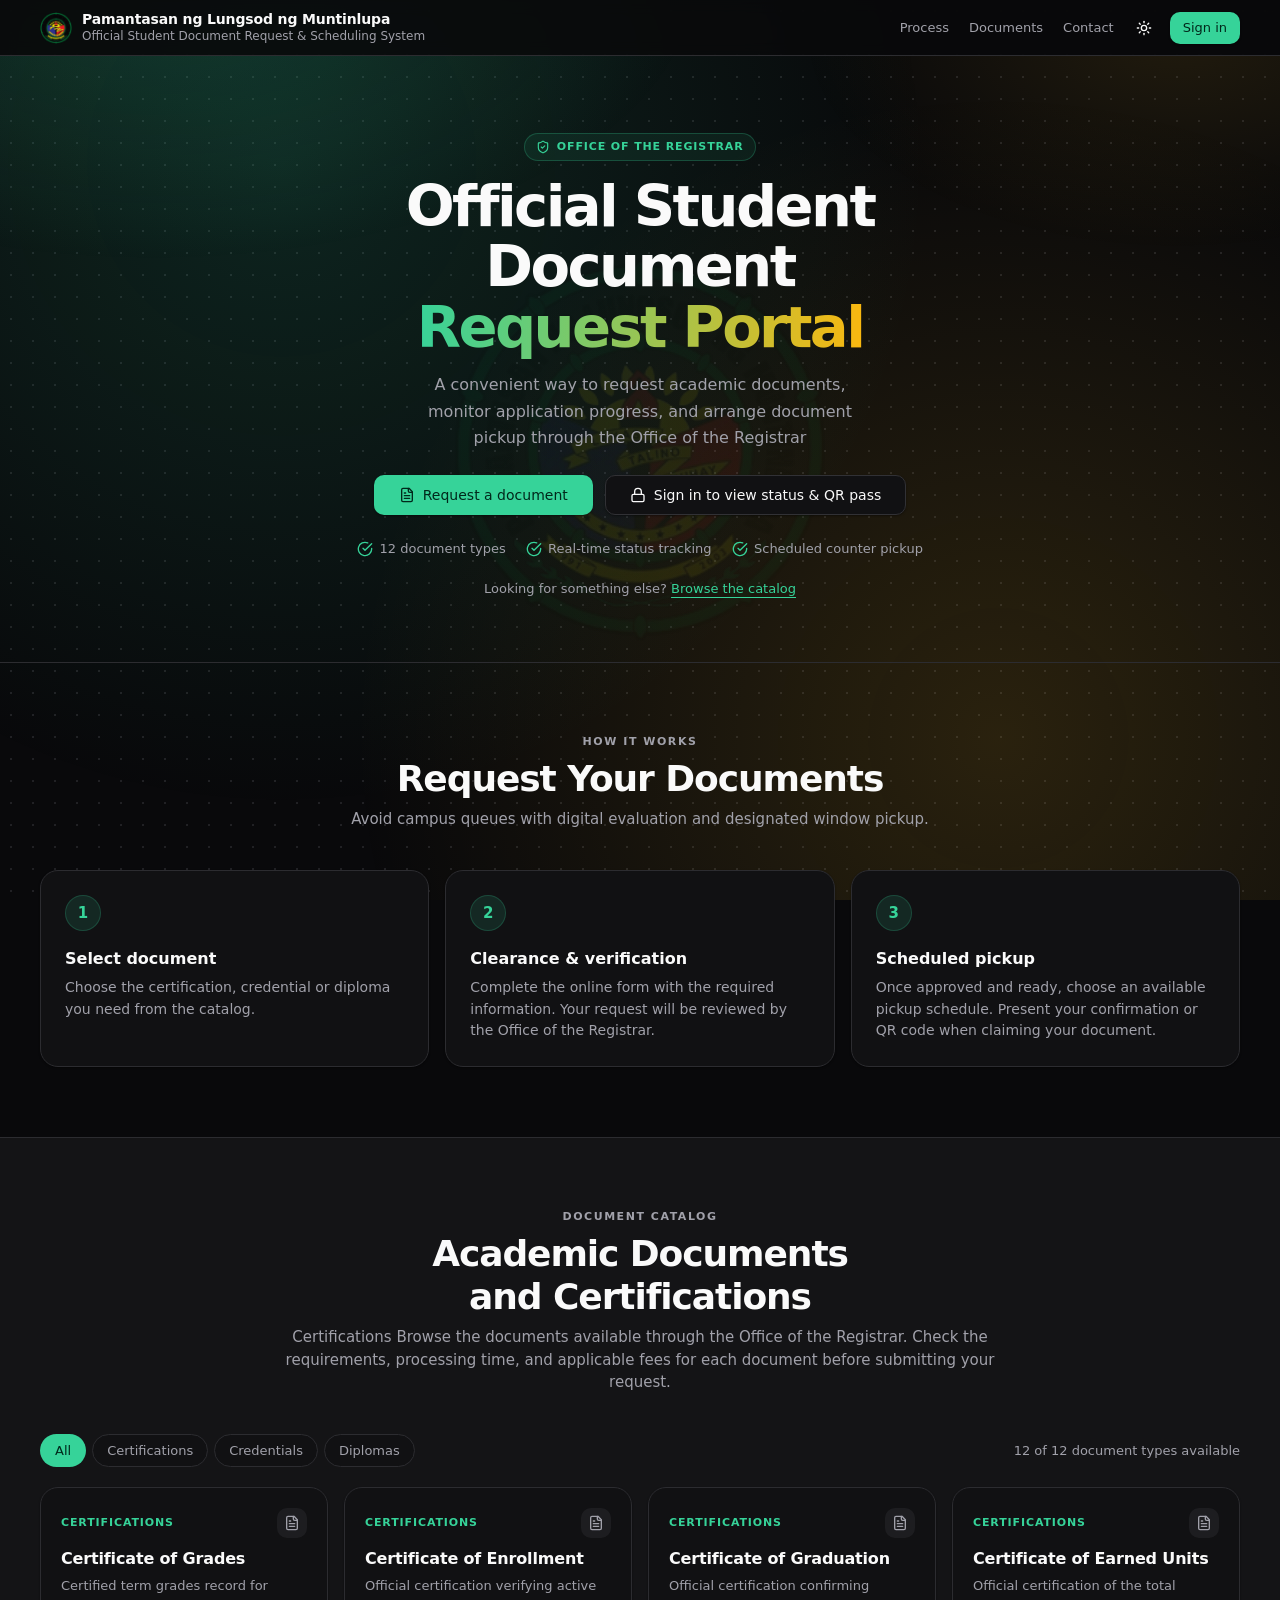
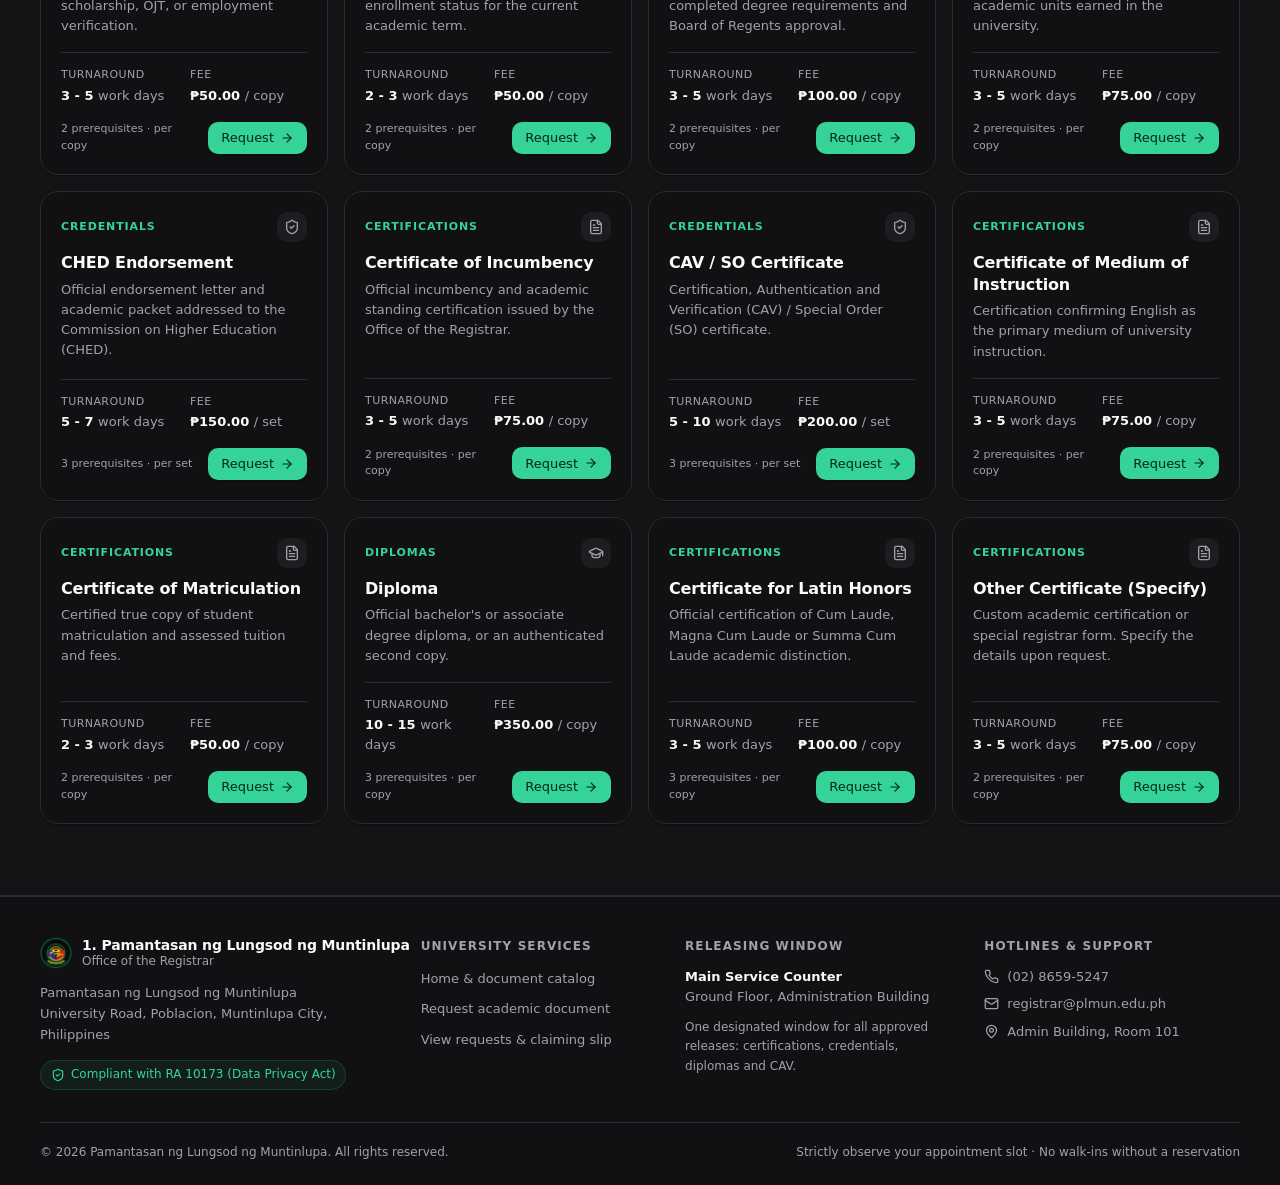
<file: index.html>
<!DOCTYPE html>
<html lang="en">

<head>
  <meta charset="UTF-8">
  <meta name="viewport" content="width=device-width, initial-scale=1">
  <meta name="description" content="Request, track and claim PLMun registrar documents online — certificates, credentials and diplomas with scheduled counter pickup.">
  <title>PLMun Registrar · Document Request System</title>
  <link rel="icon" href="logo.png">
  <script>
    try { document.documentElement.dataset.theme = localStorage.getItem('plmun-theme') || 'dark'; }
    catch (e) { document.documentElement.dataset.theme = 'dark'; }
  </script>
  <link rel="stylesheet" href="style.css">
</head>

<body>
  <div id="printArea" class="print-only" aria-hidden="true"></div>
  <a class="skip" href="#app">Skip to content</a>
  <header class="top" id="nav"></header>
  <main id="app" tabindex="-1"></main>

  <!-- Simulated Gmail invitation modal -->
  <dialog id="mail" aria-labelledby="mailTitle">
    <div class="dialog-header">
      <h2 id="mailTitle">Simulated Gmail inbox</h2>
      <p class="dialog-desc">Demo only — no real email is sent.</p>
    </div>
    <div id="mailBody"></div>
    <div class="dialog-footer">
      <button class="btn btn-outline" type="button" data-act="close">Close</button>
    </div>
  </dialog>

  <!-- Pickup scheduling calendar -->
  <dialog id="sched" class="dialog-wide" aria-labelledby="schedTitle">
    <div class="dialog-header">
      <h2 id="schedTitle">Schedule pickup</h2>
      <p class="dialog-desc" id="schedSubtitle"></p>
    </div>
    <div id="schedBody"></div>
    <div class="dialog-footer">
      <button class="btn btn-outline" type="button" data-act="close">Cancel</button>
      <button class="btn btn-primary" type="button" id="schedConfirm" data-act="confirmPickup" disabled>Confirm
        pickup</button>
    </div>
  </dialog>

  <!-- Student profile / program editor -->
  <dialog id="profile" aria-labelledby="profileTitle">
    <div class="dialog-header">
      <h2 id="profileTitle">Student profile</h2>
      <p class="dialog-desc">Update your academic affiliation. This appears on your document requests.</p>
    </div>
    <div id="profileBody"></div>
    <div class="dialog-footer">
      <button class="btn btn-outline" type="button" data-act="close">Cancel</button>
      <button class="btn btn-primary" type="button" id="profileSave" data-act="saveProfile">Save changes</button>
    </div>
  </dialog>

  <!-- Official Receipt & QR code dialog -->
  <dialog id="receipt" class="dialog-wide dialog-receipt" aria-labelledby="receiptTitle">
    <div class="dialog-header no-print">
      <h2 id="receiptTitle">Official Receipt &amp; Verification Slip</h2>
      <p class="dialog-desc">University Registrar · Document Request &amp; Billing Statement</p>
    </div>
    <div id="receiptBody"></div>
    <div class="dialog-footer no-print">
      <button class="btn btn-outline" type="button" data-act="close">Close</button>
      <button class="btn btn-primary" type="button" id="receiptPrintBtn" data-act="printReceipt">
        <svg viewBox="0 0 24 24" fill="none" stroke="currentColor" stroke-width="2" stroke-linecap="round" stroke-linejoin="round" aria-hidden="true" focusable="false"><polyline points="6 9 6 2 18 2 18 9"></polyline><path d="M6 18H4a2 2 0 0 1-2-2v-5a2 2 0 0 1 2-2h16a2 2 0 0 1 2 2v5a2 2 0 0 1-2 2h-2"></path><rect width="12" height="8" x="6" y="14"></rect></svg>
        Print Official Receipt
      </button>
    </div>
  </dialog>

  <!-- Request Overview Details Modal (Registrar & Admin) -->
  <dialog id="reqDetails" class="dialog-wide" aria-labelledby="reqDetailsTitle">
    <div class="dialog-header">
      <div class="dialog-header-row">
        <div>
          <p class="eyebrow">Registrar Fulfillment</p>
          <h2 id="reqDetailsTitle">Request Overview Details</h2>
        </div>
        <div id="reqDetailsBadge"></div>
      </div>
      <p class="dialog-desc">Complete applicant profile, academic affiliation, and document processing information.</p>
    </div>
    <div id="reqDetailsBody"></div>
    <div class="dialog-footer" id="reqDetailsFooter">
      <button class="btn btn-outline" type="button" data-act="close">Close</button>
    </div>
  </dialog>

  <!-- Final submission confirmation (students) -->
  <dialog id="submitConfirm" aria-labelledby="submitConfirmTitle">
    <div class="dialog-header">
      <p class="eyebrow">Final step</p>
      <h2 id="submitConfirmTitle">Submit this document request?</h2>
      <p class="dialog-desc">Please review the summary below before confirming.</p>
    </div>
    <div id="submitConfirmBody"></div>
    <div class="dialog-footer">
      <button class="btn btn-outline" type="button" data-act="close">Cancel</button>
      <button class="btn btn-primary" type="button" data-act="confirmSubmit">
        <svg viewBox="0 0 24 24" fill="none" stroke="currentColor" stroke-width="2" stroke-linecap="round" stroke-linejoin="round" aria-hidden="true" focusable="false"><path d="m22 2-7 20-4-9-9-4Z"></path><path d="M22 2 11 13"></path></svg>
        Confirm &amp; submit
      </button>
    </div>
  </dialog>

  <!-- Mandatory official-warning acknowledgement (students) -->
  <dialog id="warning" class="dialog-wide" aria-labelledby="warningTitle">
    <div class="dialog-header">
      <p class="eyebrow">Registrar · Student module</p>
      <h2 id="warningTitle">Official Warning to All Students and Applicants</h2>
      <p class="dialog-desc">PLEASE READ CAREFULLY BEFORE PROCEEDING WITH YOUR DOCUMENT REQUEST.</p>
    </div>
    <div class="warning-body">
      <p>Submitting false information, making unauthorized document requests, or claiming documents without proper
        permission is a serious violation of school policies and may have legal consequences.</p>
      <h3>1. False Information and Fraudulent Applications</h3>
      <p>Providing false personal information, using another student's identity, or submitting a document request
        without the student's knowledge and authorization is strictly prohibited. Any applicant found submitting
        fraudulent or misleading information may face disciplinary action in accordance with applicable PLMUN policies
        and may be subject to legal action when warranted.</p>
      <h3>2. Unauthorized Document Requests</h3>
      <p>Students must only submit requests for their own documents or for another person when they have proper
        authorization. Requesting documents using another person's personal information without their knowledge or
        consent is strictly prohibited.</p>
      <h3>3. Protection of Personal Information</h3>
      <p>All information submitted through this portal must be accurate and used only for legitimate academic or
        school-related purposes. Unauthorized access, misuse, or disclosure of another student's personal information
        is strictly prohibited and may violate applicable data privacy laws.</p>
      <p>By proceeding with this application, you confirm that you understand and agree to follow the school's document
        request and collection procedures. PLMUN reserves the right to verify submitted information, reject suspicious
        or unauthorized requests, and refer violations to the appropriate school authorities.</p>
      <div class="ack-box">
        <h3>Acknowledgment of Official Warning</h3>
        <label class="check" for="warnAck">
          <input type="checkbox" id="warnAck">
          <span>I have read and understood the Official Warning. I certify that I am submitting this request for a
            legitimate purpose and that the information I provide is true and accurate. I consent to the processing of
            my personal data in accordance with the Data Privacy Act of 2012.</span>
        </label>
      </div>
    </div>
    <div class="dialog-footer">
      <button class="btn btn-outline" type="button" id="warnDecline" data-act="declineWarning">Decline &amp; sign out</button>
      <button class="btn btn-primary" type="button" id="warnAgree" data-act="ackWarning">I understand and agree</button>
    </div>
  </dialog>

  <div id="toasts" aria-live="polite"></div>
  <script src="app.js"></script>
</body>

</html>
</file>
<file: style.css>
/* ============================================================
   PLMun Portal — shadcn/ui-inspired design system
   Vanilla CSS, no build step. Tokens follow shadcn conventions.
   ============================================================ */

*,
*::before,
*::after { box-sizing: border-box; margin: 0; padding: 0; }

:root {
  color-scheme: light;

  /* Core shadcn tokens (HSL channels) */
  --background: 240 4.8% 97%;
  --foreground: 240 10% 3.9%;
  --card: 0 0% 100%;
  --card-foreground: 240 10% 3.9%;
  --popover: 0 0% 100%;
  --popover-foreground: 240 10% 3.9%;
  --primary: 161 94% 25%;
  --primary-foreground: 0 0% 100%;
  --secondary: 240 4.8% 95.9%;
  --secondary-foreground: 240 5.9% 10%;
  --muted: 240 4.8% 95.9%;
  --muted-foreground: 240 3.8% 46.1%;
  --accent: 240 4.8% 95.9%;
  --accent-foreground: 240 5.9% 10%;
  --destructive: 0 72% 45%;
  --destructive-foreground: 0 0% 100%;
  --border: 240 5.9% 88%;
  --input: 240 5.9% 88%;
  --ring: 161 94% 25%;

  /* Semantic status colours */
  --success: 161 94% 25%;
  --warning: 32 95% 38%;
  --info: 221 83% 45%;

  --radius: 0.75rem;
  --font-sans: ui-sans-serif, system-ui, -apple-system, BlinkMacSystemFont,
    "Segoe UI", Roboto, "Helvetica Neue", Arial, "Noto Sans", sans-serif;
  --font-mono: ui-monospace, SFMono-Regular, Menlo, Monaco, Consolas,
    "Liberation Mono", monospace;

  --shadow-sm: 0 1px 2px 0 rgb(0 0 0 / 0.06), 0 1px 3px 0 rgb(0 0 0 / 0.08);
  --shadow-md: 0 2px 4px -1px rgb(0 0 0 / 0.08), 0 4px 8px -2px rgb(0 0 0 / 0.12);
  --shadow-lg: 0 4px 8px -2px rgb(0 0 0 / 0.1), 0 8px 16px -4px rgb(0 0 0 / 0.14);
  --shadow-xl: 0 8px 16px -4px rgb(0 0 0 / 0.12), 0 16px 32px -8px rgb(0 0 0 / 0.18);
}

[data-theme="dark"] {
  color-scheme: dark;

  --background: 240 10% 3.9%;
  --foreground: 0 0% 98%;
  --card: 240 6% 7%;
  --card-foreground: 0 0% 98%;
  --popover: 240 6% 7%;
  --popover-foreground: 0 0% 98%;
  --primary: 158 64% 52%;
  --primary-foreground: 161 94% 8%;
  --secondary: 240 3.7% 15.9%;
  --secondary-foreground: 0 0% 98%;
  --muted: 240 3.7% 15.9%;
  --muted-foreground: 240 5% 64.9%;
  --accent: 240 3.7% 15.9%;
  --accent-foreground: 0 0% 98%;
  --destructive: 0 84% 62%;
  --destructive-foreground: 240 10% 3.9%;
  --border: 240 3.7% 18%;
  --input: 240 3.7% 20%;
  --ring: 158 64% 52%;

  --success: 158 64% 52%;
  --warning: 43 96% 60%;
  --info: 213 94% 72%;

  --shadow-sm: 0 1px 2px 0 rgb(0 0 0 / 0.4);
  --shadow-md: 0 4px 6px -1px rgb(0 0 0 / 0.5), 0 2px 4px -2px rgb(0 0 0 / 0.4);
  --shadow-lg: 0 10px 15px -3px rgb(0 0 0 / 0.55), 0 4px 6px -4px rgb(0 0 0 / 0.4);
  --shadow-xl: 0 20px 25px -5px rgb(0 0 0 / 0.6), 0 8px 10px -6px rgb(0 0 0 / 0.5);
}

html { -webkit-text-size-adjust: 100%; background: hsl(var(--background)); }

body {
  min-height: 100vh;
  min-height: 100dvh;
  font-family: var(--font-sans);
  font-size: 0.9375rem;
  line-height: 1.5;
  -webkit-font-smoothing: antialiased;
  text-rendering: optimizeLegibility;
  color: hsl(var(--foreground));
  background: transparent;
  transition: background-color 0.2s ease, color 0.2s ease;
  position: relative;
}
body::before {
  content: "";
  position: fixed;
  inset: 0;
  background: url('logo.png') center / 42vmin no-repeat;
  opacity: 0.08;
  pointer-events: none;
  z-index: -1;
}
body::after {
  content: "";
  position: fixed;
  inset: 0;
  background:
    radial-gradient(circle at 22% 18%, hsl(161 64% 45% / 0.16), transparent 52%),
    radial-gradient(circle at 78% 82%, hsl(43 96% 56% / 0.14), transparent 52%),
    radial-gradient(hsl(var(--muted-foreground) / 0.16) 1px, transparent 1px);
  background-size: auto, auto, 22px 22px;
  background-position: center, center, 0 0;
  pointer-events: none;
  z-index: -2;
}

::selection { background: hsl(var(--primary) / 0.2); }

img { max-width: 100%; }

a { color: hsl(var(--primary)); text-underline-offset: 4px; }

:where(a, button, input, select, textarea, summary, [tabindex]):focus-visible {
  outline: 2px solid hsl(var(--ring));
  outline-offset: 2px;
}

svg { display: block; width: 1em; height: 1em; }

/* ============================================================
   Layout primitives
   ============================================================ */

.skip {
  position: absolute;
  left: -9999px;
  top: 0;
  z-index: 100;
}
.skip:focus {
  left: 1rem;
  top: 1rem;
  padding: 0.5rem 0.875rem;
  border-radius: calc(var(--radius) - 2px);
  background: hsl(var(--primary));
  color: hsl(var(--primary-foreground));
  font-size: 0.875rem;
  font-weight: 500;
  text-decoration: none;
}

main {
  width: min(1200px, calc(100% - 2rem));
  margin: 1.5rem auto 4rem;
  display: grid;
  gap: 1.25rem;
  outline: none;
}
main > * { min-width: 0; }

.cols {
  display: grid;
  gap: 1.25rem;
  grid-template-columns: minmax(0, 1fr) minmax(0, 2fr);
  align-items: start;
}

.stats {
  display: grid;
  gap: 1rem;
  grid-template-columns: repeat(auto-fit, minmax(170px, 1fr));
}

.row {
  display: flex;
  gap: 0.5rem;
  flex-wrap: wrap;
  align-items: center;
}

.muted { color: hsl(var(--muted-foreground)); }
.small { font-size: 0.8125rem; }
.mono { font-family: var(--font-mono); font-size: 0.8125rem; }

/* ============================================================
   Header / navigation
   ============================================================ */

.top {
  position: sticky;
  top: 0;
  z-index: 50;
  width: 100%;
  height: 3.5rem;
  display: flex;
  align-items: center;
  justify-content: space-between;
  gap: 1rem;
  padding-inline: max(1rem, calc((100vw - 1200px) / 2));
  border-bottom: 1px solid hsl(var(--border));
  background: hsl(var(--background) / 0.8);
  -webkit-backdrop-filter: blur(8px);
  backdrop-filter: blur(8px);
}

.brand {
  display: flex;
  align-items: center;
  gap: 0.625rem;
  min-width: 0;
}
.brand .seal {
  width: 2rem;
  height: 2rem;
  object-fit: contain;
  flex: 0 0 auto;
}
.brand b {
  display: block;
  font-size: 0.875rem;
  font-weight: 600;
  line-height: 1.25;
  letter-spacing: -0.01em;
  white-space: nowrap;
}
.brand span {
  display: block;
  font-size: 0.75rem;
  line-height: 1.25;
  color: hsl(var(--muted-foreground));
  white-space: nowrap;
}

.actions {
  display: flex;
  align-items: center;
  gap: 0.5rem;
  flex-wrap: nowrap;
}

/* Notifications — visual-only preview dropdown */
.notif { position: relative; }
.notif-btn { position: relative; }
.notif-count {
  position: absolute;
  top: -0.1rem;
  right: -0.1rem;
  display: grid;
  place-items: center;
  min-width: 1.05rem;
  height: 1.05rem;
  padding: 0 0.25rem;
  border: 2px solid hsl(var(--background));
  border-radius: 9999px;
  background: hsl(var(--primary));
  color: hsl(var(--primary-foreground));
  font-size: 0.625rem;
  font-weight: 700;
  line-height: 1;
}
.notif-panel {
  position: absolute;
  top: calc(100% + 0.6rem);
  right: 0;
  z-index: 60;
  width: min(21.5rem, calc(100vw - 2rem));
  overflow: hidden;
  border: 1px solid hsl(var(--border));
  border-radius: var(--radius);
  background: hsl(var(--popover));
  color: hsl(var(--popover-foreground));
  box-shadow: var(--shadow-xl);
  animation: notif-in 140ms ease-out;
}
@keyframes notif-in {
  from { opacity: 0; transform: translateY(-0.25rem); }
  to { opacity: 1; transform: translateY(0); }
}
.notif-head {
  display: flex;
  align-items: center;
  justify-content: space-between;
  gap: 0.75rem;
  padding: 0.7rem 0.9rem;
  border-bottom: 1px solid hsl(var(--border));
}
.notif-head strong { font-size: 0.8125rem; font-weight: 600; }
.notif-tag {
  padding: 0.1rem 0.45rem;
  border: 1px solid hsl(var(--primary) / 0.2);
  border-radius: 9999px;
  background: hsl(var(--primary) / 0.1);
  color: hsl(var(--primary));
  font-size: 0.625rem;
  font-weight: 500;
  line-height: 1.1rem;
  white-space: nowrap;
}
.notif-list {
  list-style: none;
  max-height: min(22rem, calc(100vh - 10rem));
  overflow: auto;
}
.notif-item {
  display: flex;
  gap: 0.65rem;
  padding: 0.7rem 0.9rem;
}
.notif-item + .notif-item { border-top: 1px dashed hsl(var(--border)); }
.notif-icon {
  display: grid;
  place-items: center;
  width: 2rem;
  height: 2rem;
  flex: 0 0 auto;
  border-radius: 9999px;
  background: hsl(var(--primary) / 0.1);
  color: hsl(var(--primary));
}
.notif-icon svg { width: 1rem; height: 1rem; }
.notif-item b {
  display: block;
  font-size: 0.78rem;
  font-weight: 600;
  line-height: 1.35;
}
.notif-item p {
  margin-top: 0.1rem;
  font-size: 0.72rem;
  line-height: 1.45;
  color: hsl(var(--muted-foreground));
}
.notif-item small {
  display: block;
  margin-top: 0.25rem;
  font-size: 0.65rem;
  color: hsl(var(--muted-foreground));
  opacity: 0.85;
}
.notif-foot {
  padding: 0.55rem 0.9rem;
  border-top: 1px solid hsl(var(--border));
  background: hsl(var(--muted) / 0.4);
  color: hsl(var(--muted-foreground));
  font-size: 0.68rem;
  text-align: center;
}
@media (max-width: 560px) {
  .notif-panel {
    position: fixed;
    top: 3.9rem;
    right: 0.75rem;
    left: 0.75rem;
    width: auto;
  }
}

.nav-user {
  display: flex;
  align-items: center;
  gap: 0.5rem;
  padding-left: 0.25rem;
}
.nav-user-name {
  font-size: 0.8125rem;
  font-weight: 500;
  max-width: 11rem;
  overflow: hidden;
  text-overflow: ellipsis;
  white-space: nowrap;
}
.avatar {
  display: grid;
  place-items: center;
  width: 2rem;
  height: 2rem;
  flex: 0 0 auto;
  border-radius: 9999px;
  background: linear-gradient(135deg,
    hsl(var(--avatar-hue, 161) 56% 42%),
    hsl(calc(var(--avatar-hue, 161) + 38) 62% 30%));
  color: #fff;
  border: 1px solid hsl(var(--avatar-hue, 161) 50% 26% / 0.45);
  font-size: 0.6875rem;
  font-weight: 600;
  letter-spacing: 0.02em;
  user-select: none;
  text-shadow: 0 1px 1px rgb(0 0 0 / 0.18);
}
button.avatar { cursor: pointer; }
.avatar-lg {
  width: 3.25rem;
  height: 3.25rem;
  font-size: 1rem;
}
.avatar-xl {
  width: 4.5rem;
  height: 4.5rem;
  font-size: 1.375rem;
}

/* ============================================================
   Cards
   ============================================================ */

.card {
  background: hsl(var(--card));
  color: hsl(var(--card-foreground));
  border: 1px solid hsl(var(--border));
  border-radius: calc(var(--radius) + 4px);
  box-shadow: var(--shadow-sm);
  padding: 1.5rem;
  transition: box-shadow 0.2s ease, transform 0.2s ease, border-color 0.2s ease;
}
.card:hover {
  box-shadow: var(--shadow-md);
}

.card-header { margin-bottom: 1.25rem; }
.card-title {
  font-size: 1rem;
  font-weight: 600;
  line-height: 1.4;
  letter-spacing: -0.01em;
  margin: 0;
}
.card-desc {
  margin-top: 0.25rem;
  font-size: 0.875rem;
  color: hsl(var(--muted-foreground));
}

/* ============================================================
   Page heading + stats
   ============================================================ */

.welcome {
  display: flex;
  align-items: center;
  justify-content: space-between;
  gap: 1.5rem;
  padding: 0.5rem 0.25rem;
}
.welcome h1 {
  margin-top: 0.25rem;
  font-size: clamp(1.5rem, 3vw, 1.875rem);
  font-weight: 600;
  line-height: 1.2;
  letter-spacing: -0.03em;
}
.page-desc {
  margin-top: 0.375rem;
  font-size: 0.9375rem;
  color: hsl(var(--muted-foreground));
}
.welcome-seal {
  width: 4rem;
  height: 4rem;
  object-fit: contain;
  flex: 0 0 auto;
  opacity: 0.9;
}

.eyebrow {
  font-size: 0.6875rem;
  font-weight: 600;
  letter-spacing: 0.14em;
  text-transform: uppercase;
  color: hsl(var(--primary));
}

/* Student profile / avatar */
.nav-user-btn {
  padding: 0.2rem 0.4rem 0.2rem 0.2rem;
  font: inherit;
  color: inherit;
  background: none;
  border: 0;
  border-radius: calc(var(--radius) + 2px);
  cursor: pointer;
}
.nav-user-btn:hover { background: hsl(var(--accent)); color: hsl(var(--accent-foreground)); }

.program-pill {
  display: flex;
  align-items: center;
  justify-content: space-between;
  gap: 0.5rem;
  padding: 0.3rem 0.3rem 0.3rem 0.75rem;
  font-size: 0.8125rem;
  line-height: 1.4;
  background: hsl(var(--muted) / 0.45);
  border: 1px solid hsl(var(--border));
  border-radius: calc(var(--radius) - 2px);
}
.program-pill > span { flex: 1; min-width: 0; }
.program-pill .btn { flex: 0 0 auto; color: hsl(var(--muted-foreground)); }
.program-pill .btn:hover { color: hsl(var(--foreground)); }

.profile-dialog-head {
  display: flex;
  align-items: center;
  gap: 0.875rem;
  margin: 0.25rem 0 1.25rem;
  padding: 0.875rem;
  background: hsl(var(--muted) / 0.45);
  border: 1px solid hsl(var(--border));
  border-radius: calc(var(--radius) + 2px);
}
.profile-dialog-head strong { display: block; font-size: 0.9375rem; font-weight: 600; }
.profile-dialog-head small { display: block; font-size: 0.75rem; color: hsl(var(--muted-foreground)); }
.field-hint {
  margin-top: -0.125rem;
  font-size: 0.75rem;
  color: hsl(var(--muted-foreground));
}

.stat { padding: 1.125rem 1.25rem; }
.stat-top {
  display: flex;
  align-items: center;
  justify-content: space-between;
  gap: 0.75rem;
}
.stat small {
  font-size: 0.8125rem;
  font-weight: 500;
  color: hsl(var(--muted-foreground));
}
.stat-icon { color: hsl(var(--muted-foreground)); opacity: 0.75; }
.stat-icon svg { width: 1.125rem; height: 1.125rem; }
.stat strong {
  display: block;
  margin-top: 0.375rem;
  font-size: 1.875rem;
  font-weight: 600;
  line-height: 1.1;
  letter-spacing: -0.03em;
  font-variant-numeric: tabular-nums;
}

/* ============================================================
   Alerts
   ============================================================ */

.alert {
  display: flex;
  align-items: flex-start;
  gap: 0.875rem;
  padding: 1rem 1.125rem;
}
.alert-icon {
  display: grid;
  place-items: center;
  width: 2.25rem;
  height: 2.25rem;
  flex: 0 0 auto;
  border-radius: calc(var(--radius) - 2px);
  background: hsl(var(--primary) / 0.1);
  color: hsl(var(--primary));
}
.alert-icon svg { width: 1.125rem; height: 1.125rem; }
.alert-title {
  font-size: 0.9375rem;
  font-weight: 600;
  line-height: 1.4;
}
.alert-desc {
  margin-top: 0.2rem;
  font-size: 0.875rem;
  line-height: 1.55;
  color: hsl(var(--muted-foreground));
}
.privacy {
  background: hsl(var(--primary) / 0.04);
  border-color: hsl(var(--primary) / 0.16);
}

/* ============================================================
   Forms
   ============================================================ */

.field {
  display: grid;
  gap: 0.5rem;
  margin-bottom: 1rem;
}
.field label,
.label {
  display: block;
  font-size: 0.875rem;
  font-weight: 500;
  line-height: 1;
  color: hsl(var(--foreground));
}

input,
select,
textarea {
  display: flex;
  width: 100%;
  height: 2.25rem;
  padding: 0.25rem 0.75rem;
  color-scheme: light;
  font-family: inherit;
  font-size: 0.875rem;
  line-height: 1.4;
  color: hsl(var(--foreground));
  background: transparent;
  border: 1px solid hsl(var(--input));
  border-radius: calc(var(--radius) - 2px);
  box-shadow: var(--shadow-sm);
  transition: border-color 0.15s ease, box-shadow 0.15s ease, background-color 0.15s ease;
}
textarea {
  height: auto;
  min-height: 5rem;
  padding: 0.5rem 0.75rem;
  resize: vertical;
}
input::placeholder,
textarea::placeholder { color: hsl(var(--muted-foreground) / 0.75); }
input:hover,
select:hover,
textarea:hover { border-color: hsl(var(--input) / 0.6); }
input:focus-visible,
select:focus-visible,
textarea:focus-visible {
  outline: none;
  border-color: hsl(var(--ring));
  box-shadow: 0 0 0 3px hsl(var(--ring) / 0.18);
}
input[readonly] { background: hsl(var(--muted) / 0.5); }

select {
  appearance: none;
  -webkit-appearance: none;
  color-scheme: light;
  padding-right: 2rem;
  background-image: url("data:image/svg+xml,%3Csvg xmlns='http://www.w3.org/2000/svg' width='16' height='16' viewBox='0 0 24 24' fill='none' stroke='%2371717a' stroke-width='2' stroke-linecap='round' stroke-linejoin='round'%3E%3Cpath d='m6 9 6 6 6-6'/%3E%3C/svg%3E");
  background-repeat: no-repeat;
  background-position: right 0.65rem center;
  cursor: pointer;
}
[data-theme="dark"] select {
  background-image: url("data:image/svg+xml,%3Csvg xmlns='http://www.w3.org/2000/svg' width='16' height='16' viewBox='0 0 24 24' fill='none' stroke='%23a1a1aa' stroke-width='2' stroke-linecap='round' stroke-linejoin='round'%3E%3Cpath d='m6 9 6 6 6-6'/%3E%3C/svg%3E");
  color-scheme: dark;
}

.err {
  min-height: 1.25rem;
  margin: -0.25rem 0 0.75rem;
  font-size: 0.8125rem;
  color: hsl(var(--destructive));
}
.form-hint {
  margin-top: 0.75rem;
  font-size: 0.8125rem;
  color: hsl(var(--muted-foreground));
}

.inline-form {
  display: flex;
  align-items: flex-end;
  gap: 0.5rem;
  flex-wrap: wrap;
  margin-bottom: 1rem;
}
.inline-form .field {
  flex: 1 1 14rem;
  margin-bottom: 0;
}

/* Password reveal */
.pw { position: relative; }
.pw input { padding-right: 5rem; }
.pw-toggle {
  position: absolute;
  right: 0.3rem;
  top: 50%;
  transform: translateY(-50%);
  height: 1.8rem;
  padding: 0 0.5rem;
  color: hsl(var(--muted-foreground));
}
.pw-toggle:hover {
  transform: translateY(-50%);
  color: hsl(var(--foreground));
}

/* ============================================================
   Buttons
   ============================================================ */

.btn {
  display: inline-flex;
  align-items: center;
  justify-content: center;
  gap: 0.5rem;
  height: 2.25rem;
  padding: 0 1rem;
  font-family: inherit;
  font-size: 0.875rem;
  font-weight: 500;
  line-height: 1;
  white-space: nowrap;
  border: 1px solid transparent;
  border-radius: calc(var(--radius) - 2px);
  background: transparent;
  color: hsl(var(--foreground));
  cursor: pointer;
  user-select: none;
  transition: background-color 0.15s ease, color 0.15s ease,
    border-color 0.15s ease, box-shadow 0.15s ease, opacity 0.15s ease;
}
.btn svg {
  width: 1rem;
  height: 1rem;
  flex: 0 0 auto;
}
.btn:disabled { pointer-events: none; opacity: 0.5; }

.btn-primary {
  background: hsl(var(--primary));
  color: hsl(var(--primary-foreground));
  box-shadow: var(--shadow-sm);
}
.btn-primary:hover { background: hsl(var(--primary) / 0.9); }

.btn-secondary {
  background: hsl(var(--secondary));
  color: hsl(var(--secondary-foreground));
}
.btn-secondary:hover { background: hsl(var(--secondary) / 0.8); }

.btn-outline {
  border-color: hsl(var(--input));
  background: hsl(var(--card));
  color: hsl(var(--foreground));
  box-shadow: var(--shadow-sm);
}
.btn-outline:hover {
  background: hsl(var(--accent));
  color: hsl(var(--accent-foreground));
}

.btn-ghost {
  color: hsl(var(--foreground));
}
.btn-ghost:hover {
  background: hsl(var(--accent));
  color: hsl(var(--accent-foreground));
}

.btn-danger,
.btn-destructive {
  background: hsl(var(--destructive));
  color: hsl(var(--destructive-foreground));
  box-shadow: var(--shadow-sm);
}
.btn-danger:hover,
.btn-destructive:hover { background: hsl(var(--destructive) / 0.9); }

.btn-link {
  height: auto;
  padding: 0;
  color: hsl(var(--primary));
  text-decoration: underline;
  text-underline-offset: 4px;
}

.btn-sm {
  height: 2rem;
  padding: 0 0.75rem;
  font-size: 0.8125rem;
  gap: 0.375rem;
}
.btn-sm svg { width: 0.875rem; height: 0.875rem; }
.btn-lg { height: 2.5rem; padding: 0 1.5rem; }
.btn-icon {
  width: 2.25rem;
  height: 2.25rem;
  padding: 0;
}
.btn-block { width: 100%; }

/* ============================================================
   Toolbar + tables
   ============================================================ */

.toolbar {
  display: flex;
  gap: 0.5rem;
  flex-wrap: wrap;
  margin-bottom: 1rem;
}
.search {
  position: relative;
  flex: 1 1 12rem;
  min-width: 0;
}
.search-icon {
  position: absolute;
  left: 0.75rem;
  top: 50%;
  transform: translateY(-50%);
  color: hsl(var(--muted-foreground));
  pointer-events: none;
}
.search-icon svg { width: 1rem; height: 1rem; }
.search input { padding-left: 2.25rem; }
.select-filter {
  width: auto;
  min-width: 11rem;
  flex: 0 0 auto;
}

.queue-tabs {
  display: flex;
  flex-wrap: wrap;
  gap: 0.4rem;
  margin-bottom: 1rem;
  padding-bottom: 0.85rem;
  border-bottom: 1px solid hsl(var(--border));
}
.queue-tab {
  display: inline-flex;
  align-items: center;
  gap: 0.45rem;
  padding: 0.4rem 0.65rem;
  border: 1px solid hsl(var(--border));
  border-radius: calc(var(--radius) - 2px);
  background: transparent;
  color: hsl(var(--muted-foreground));
  font-family: inherit;
  font-size: 0.8125rem;
  font-weight: 500;
  line-height: 1.2;
  cursor: pointer;
  transition: color 0.15s ease, background-color 0.15s ease, border-color 0.15s ease;
}
.queue-tab:hover { color: hsl(var(--foreground)); background: hsl(var(--muted) / 0.45); }
.queue-tab.is-active {
  color: hsl(var(--primary));
  border-color: hsl(var(--primary) / 0.4);
  background: hsl(var(--primary) / 0.08);
}
.queue-tab-count {
  display: inline-flex;
  align-items: center;
  justify-content: center;
  min-width: 1.35rem;
  padding: 0.05rem 0.35rem;
  border-radius: 999px;
  background: hsl(var(--muted));
  color: hsl(var(--foreground));
  font-size: 0.6875rem;
  font-weight: 600;
}
.queue-tab.is-active .queue-tab-count { background: hsl(var(--primary) / 0.16); color: hsl(var(--primary)); }

.wrap {
  width: 100%;
  overflow-x: visible;
  border-radius: calc(var(--radius) - 2px);
}

table {
  width: 100%;
  border-collapse: collapse;
  caption-side: bottom;
  font-size: 0.875rem;
}
thead tr { border-bottom: 1px solid hsl(var(--border)); }
th {
  height: 2.5rem;
  padding: 0.5rem 0.75rem;
  text-align: left;
  vertical-align: middle;
  font-size: 0.8125rem;
  font-weight: 500;
  color: hsl(var(--muted-foreground));
  white-space: nowrap;
}
td {
  padding: 0.75rem;
  vertical-align: middle;
  border-bottom: 1px solid hsl(var(--border));
  white-space: nowrap;
}
th:first-child,
td:first-child { padding-left: 0.5rem; }
th:last-child,
td:last-child { padding-right: 0.5rem; }
tbody tr { transition: background-color 0.12s ease; }
tbody tr:hover { background: hsl(var(--muted) / 0.5); }
tbody tr:last-child td { border-bottom: 0; }
td .btn { margin-right: 0.25rem; }
td .btn:last-child { margin-right: 0; }

/* Compact queue tables — fit the card without horizontal scrolling */
.wrap th,
.wrap td {
  padding: 0.5rem 0.55rem;
  white-space: normal;
  overflow-wrap: anywhere;
}
.wrap th { height: 2.25rem; font-size: 0.75rem; white-space: nowrap; overflow-wrap: normal; }
.wrap td { font-size: 0.8125rem; }
.wrap td[data-label="Date"],
.wrap td[data-label="Copies"] { white-space: nowrap; }
.wrap td .badge,
.wrap td .btn,
.wrap td .pickup-when { white-space: normal; }
.wrap td .btn {
  height: 1.85rem;
  padding: 0 0.55rem;
  font-size: 0.75rem;
  gap: 0.3rem;
}
.wrap td .btn svg { width: 0.8125rem; height: 0.8125rem; }
.wrap .trk-code { font-size: 0.6875rem; padding: 0.08rem 0.4rem; }

.req-cell {
  display: flex;
  flex-direction: column;
  align-items: flex-start;
  gap: 0.2rem;
  min-width: 0;
}
.req-cell .mono { font-size: 0.8125rem; white-space: nowrap; }
.req-cell .trk-code { white-space: nowrap; }

.user-cell strong { display: block; }
.user-cell small { display: block; font-size: 0.75rem; }

.clickable-row { cursor: pointer; }
.clickable-row:focus-visible { outline: 2px solid hsl(var(--ring)); outline-offset: -2px; }
.table-actions { white-space: nowrap; }
.action-group { display: flex; flex-wrap: wrap; align-items: center; gap: 0.35rem; }

/* Hide the tracking pill on medium screens to keep the queue compact */
@media (max-width: 960px) {
  .wrap .req-cell .trk-code { display: none; }
}

/* Stack table rows into compact cards on small screens */
@media (max-width: 820px) {
  .wrap table,
  .wrap thead,
  .wrap tbody,
  .wrap tr,
  .wrap td { display: block; width: 100%; }
  .wrap thead { display: none; }
  .wrap tbody tr {
    margin-bottom: 0.5rem;
    padding: 0.35rem 0.75rem;
    background: hsl(var(--card));
    border: 1px solid hsl(var(--border));
    border-radius: calc(var(--radius) - 2px);
  }
  .wrap tbody tr:last-child { margin-bottom: 0; }
  .wrap tbody tr:hover { background: hsl(var(--muted) / 0.35); }
  .wrap td {
    display: flex;
    align-items: center;
    justify-content: space-between;
    gap: 0.75rem;
    padding: 0.4rem 0;
    border-bottom: 1px dashed hsl(var(--border));
    text-align: right;
  }
  .wrap td:last-child { border-bottom: 0; }
  .wrap td::before {
    content: attr(data-label);
    flex: 0 0 auto;
    font-size: 0.6875rem;
    font-weight: 600;
    letter-spacing: 0.06em;
    text-transform: uppercase;
    text-align: left;
    color: hsl(var(--muted-foreground));
  }
  .wrap td.empty {
    display: block;
    padding: 2rem 0;
    text-align: center;
  }
  .wrap td.empty::before { content: none; }
  .wrap .status-dot { display: none; }
  .wrap td[data-label="Actions"] {
    flex-wrap: wrap;
    justify-content: flex-end;
    gap: 0.35rem;
  }
  .wrap td[data-label="Actions"]::before { margin-right: auto; }
  .wrap td[data-label="Actions"] .btn { margin-right: 0; }
  .wrap td[data-label="Actions"] .action-group { justify-content: flex-end; }
  .wrap .req-cell {
    align-items: flex-end;
    text-align: right;
  }
  .wrap .req-cell .trk-code { display: inline-flex; }
  .wrap .pickup-cell { align-items: flex-end; }
}

.pickup-cell {
  display: flex;
  flex-direction: column;
  align-items: flex-start;
  gap: 0.25rem;
}
.pickup-when {
  display: inline-flex;
  align-items: center;
  gap: 0.35rem;
  font-size: 0.8125rem;
  white-space: nowrap;
}
.pickup-when svg {
  width: 0.875rem;
  height: 0.875rem;
  flex: 0 0 auto;
}

td.empty {
  padding: 3rem 1rem;
  text-align: center;
  white-space: normal;
  color: hsl(var(--muted-foreground));
}
.empty-state {
  display: flex;
  flex-direction: column;
  align-items: center;
  gap: 0.375rem;
}
.empty-icon {
  display: grid;
  place-items: center;
  width: 2.5rem;
  height: 2.5rem;
  margin-bottom: 0.25rem;
  border-radius: 9999px;
  background: hsl(var(--muted));
  color: hsl(var(--muted-foreground));
}
.empty-icon svg { width: 1.125rem; height: 1.125rem; }
.empty-hint { font-size: 0.8125rem; opacity: 0.8; }
.queue-empty {
  padding: 2.5rem 1rem;
  border: 1px dashed hsl(var(--border));
  border-radius: calc(var(--radius) + 2px);
  background: hsl(var(--muted) / 0.2);
}

/* ============================================================
   Badges
   ============================================================ */

.badge {
  display: inline-flex;
  align-items: center;
  gap: 0.375rem;
  padding: 0.125rem 0.625rem;
  border: 1px solid transparent;
  border-radius: 9999px;
  font-size: 0.75rem;
  font-weight: 500;
  line-height: 1.35rem;
  white-space: nowrap;
  text-transform: capitalize;
  background: hsl(var(--secondary));
  color: hsl(var(--secondary-foreground));
}
.badge::before {
  content: "";
  width: 0.375rem;
  height: 0.375rem;
  flex: 0 0 auto;
  border-radius: 9999px;
  background: currentColor;
  opacity: 0.85;
}

.s-pending,
.s-invited {
  background: hsl(var(--warning) / 0.12);
  color: hsl(var(--warning));
  border-color: hsl(var(--warning) / 0.22);
}
.s-processing {
  background: hsl(var(--info) / 0.12);
  color: hsl(var(--info));
  border-color: hsl(var(--info) / 0.22);
}
.s-ready-for-pickup,
.s-active {
  background: hsl(var(--success) / 0.12);
  color: hsl(var(--success));
  border-color: hsl(var(--success) / 0.22);
}
.s-released {
  background: hsl(var(--primary));
  color: hsl(var(--primary-foreground));
  border-color: transparent;
}
.s-rejected,
.s-disabled {
  background: hsl(var(--destructive) / 0.12);
  color: hsl(var(--destructive));
  border-color: hsl(var(--destructive) / 0.22);
}
.s-role {
  background: hsl(var(--primary) / 0.1);
  color: hsl(var(--primary));
  border-color: hsl(var(--primary) / 0.2);
}

/* Semantic stat card colours (queue dashboard) */
.stat--pending .stat-icon,
.stat--pending small { color: hsl(var(--warning)); }
.stat--processing .stat-icon,
.stat--processing small { color: hsl(var(--info)); }
.stat--ready-for-pickup .stat-icon,
.stat--ready-for-pickup small { color: hsl(var(--success)); }
.stat--released .stat-icon,
.stat--released small { color: hsl(var(--primary)); }

/* Admin account status stat colours */
.stat--active .stat-icon,
.stat--active small { color: hsl(var(--success)); }
.stat--invited .stat-icon,
.stat--invited small { color: hsl(var(--warning)); }
.stat--disabled .stat-icon,
.stat--disabled small { color: hsl(var(--destructive)); }

/* Queue row status dot */
.status-dot {
  display: inline-flex;
  align-items: center;
  justify-content: center;
  width: 0.5rem;
  height: 0.5rem;
  min-width: 0.5rem;
  border-radius: 9999px;
  margin-right: 0.375rem;
  flex: 0 0 auto;
}
.status-dot.s-pending { background: hsl(var(--warning)); box-shadow: 0 0 0 1px hsl(var(--warning) / 0.25); }
.status-dot.s-processing { background: hsl(var(--info)); box-shadow: 0 0 0 1px hsl(var(--info) / 0.25); }
.status-dot.s-ready-for-pickup { background: hsl(var(--success)); box-shadow: 0 0 0 1px hsl(var(--success) / 0.25); }
.status-dot.s-released { background: hsl(var(--primary)); box-shadow: 0 0 0 1px hsl(var(--primary) / 0.25); }
.status-dot.s-rejected { background: hsl(var(--destructive)); box-shadow: 0 0 0 1px hsl(var(--destructive) / 0.25); }

/* ============================================================
   Dialog + mail simulator
   ============================================================ */

dialog {
  width: min(30rem, calc(100vw - 2rem));
  max-height: calc(100dvh - 2rem);
  margin: auto;
  padding: 1.5rem;
  overflow-y: auto;
  color: hsl(var(--foreground));
  background: hsl(var(--card));
  border: 1px solid hsl(var(--border));
  border-radius: calc(var(--radius) + 6px);
  box-shadow: var(--shadow-xl);
}
dialog::backdrop {
  background: rgb(0 0 0 / 0.6);
  -webkit-backdrop-filter: blur(2px);
  backdrop-filter: blur(2px);
}
dialog[open] { animation: dialog-in 0.16s ease-out; }
body:has(dialog[open]) { overflow: hidden; }

/* Request overview modal (registrar/admin queue) — wider for the two-column layout */
#reqDetails {
  width: min(48rem, calc(100vw - 2rem));
}
.dialog-header-row {
  display: flex;
  align-items: flex-start;
  justify-content: space-between;
  gap: 0.75rem;
}
.dialog-header-row > div:last-child { flex: 0 0 auto; }
.profile-fields {
  display: grid;
  grid-template-columns: minmax(0, 2fr) minmax(0, 1fr);
  gap: 1rem;
  align-items: start;
}

.req-overview-grid {
  display: grid;
  gap: 1rem;
  grid-template-columns: repeat(2, minmax(0, 1fr));
}
.req-overview-grid > .overview-strip { grid-column: 1 / -1; }
.req-overview-grid > .overview-card:last-child { grid-column: 1 / -1; }
.overview-strip {
  display: grid;
  grid-template-columns: repeat(4, minmax(0, 1fr));
  gap: 0.625rem 0.875rem;
  padding: 0.875rem 1rem;
  background: hsl(var(--muted) / 0.45);
  border: 1px solid hsl(var(--border));
  border-radius: calc(var(--radius) + 2px);
}
.overview-strip small {
  display: block;
  font-size: 0.6875rem;
  font-weight: 600;
  letter-spacing: 0.06em;
  text-transform: uppercase;
  color: hsl(var(--muted-foreground));
  margin-bottom: 0.2rem;
}
.overview-strip strong { font-size: 0.875rem; font-weight: 600; }
.overview-strip .badge { margin-top: 0.1rem; }
.overview-card {
  padding: 1rem 1.125rem;
  background: hsl(var(--card));
  border: 1px solid hsl(var(--border));
  border-radius: calc(var(--radius) + 4px);
  box-shadow: var(--shadow-sm);
}
.overview-title {
  display: flex;
  align-items: center;
  gap: 0.5rem;
  margin: 0 0 0.875rem;
  font-size: 0.9375rem;
  font-weight: 600;
  letter-spacing: -0.01em;
}
.overview-title svg { width: 1.125rem; height: 1.125rem; color: hsl(var(--primary)); flex: 0 0 auto; }
.overview-profile {
  display: flex;
  align-items: center;
  gap: 1rem;
  margin-bottom: 0.875rem;
  padding-bottom: 0.875rem;
  border-bottom: 1px dashed hsl(var(--border));
}
.overview-profile-info h4 { font-size: 1rem; font-weight: 600; letter-spacing: -0.01em; }
.overview-profile-info p { margin-top: 0.15rem; font-size: 0.8125rem; color: hsl(var(--muted-foreground)); }
.overview-profile-info .small { font-size: 0.75rem; }
.overview-data-grid {
  display: grid;
  grid-template-columns: repeat(2, minmax(0, 1fr));
  gap: 0.625rem 1rem;
}
.overview-data-grid > div { min-width: 0; }
.overview-data-grid small {
  display: block;
  font-size: 0.6875rem;
  font-weight: 600;
  letter-spacing: 0.04em;
  text-transform: uppercase;
  color: hsl(var(--muted-foreground));
  margin-bottom: 0.2rem;
}
.overview-data-grid strong,
.overview-data-grid span { font-size: 0.875rem; line-height: 1.4; }
.overview-purpose-box {
  margin-top: 0.875rem;
  padding: 0.75rem 0.875rem;
  border: 1px dashed hsl(var(--primary) / 0.3);
  border-radius: calc(var(--radius) + 2px);
  background: hsl(var(--primary) / 0.05);
}
.overview-purpose-box small {
  display: block;
  font-size: 0.6875rem;
  font-weight: 600;
  letter-spacing: 0.06em;
  text-transform: uppercase;
  color: hsl(var(--muted-foreground));
  margin-bottom: 0.3rem;
}
.overview-purpose-box p { font-size: 0.875rem; line-height: 1.5; color: hsl(var(--foreground)); }

@media (max-width: 640px) {
  .req-overview-grid { grid-template-columns: minmax(0, 1fr); }
  .overview-strip { grid-template-columns: repeat(2, minmax(0, 1fr)); }
  .overview-data-grid { grid-template-columns: minmax(0, 1fr); }
}

.dialog-header { margin-bottom: 1rem; }
dialog h2 {
  font-size: 1.125rem;
  font-weight: 600;
  letter-spacing: -0.01em;
}
.dialog-desc {
  margin-top: 0.25rem;
  font-size: 0.8125rem;
  color: hsl(var(--muted-foreground));
}
.dialog-footer {
  display: flex;
  flex-wrap: wrap;
  justify-content: flex-end;
  gap: 0.5rem;
  margin-top: 1.25rem;
}

#submitConfirm { width: min(34rem, calc(100vw - 2rem)); }
.confirm-warning {
  display: flex;
  align-items: flex-start;
  gap: 0.65rem;
  padding: 0.875rem 1rem;
  border: 1px solid hsl(var(--warning) / 0.35);
  border-left: 3px solid hsl(var(--warning));
  border-radius: calc(var(--radius) + 2px);
  background: hsl(var(--warning) / 0.07);
}
.confirm-warning > svg {
  width: 1.125rem;
  height: 1.125rem;
  flex: 0 0 auto;
  margin-top: 0.1rem;
  color: hsl(var(--warning));
}
.confirm-warning b { display: block; font-size: 0.875rem; }
.confirm-warning span {
  display: block;
  margin-top: 0.15rem;
  font-size: 0.8125rem;
  line-height: 1.5;
  color: hsl(var(--muted-foreground));
}
.confirm-summary {
  display: grid;
  grid-template-columns: repeat(2, minmax(0, 1fr));
  gap: 0.75rem 1rem;
  margin-top: 1rem;
  padding: 1rem;
  border: 1px solid hsl(var(--border));
  border-radius: calc(var(--radius) + 2px);
  background: hsl(var(--muted) / 0.3);
}
.confirm-summary small {
  display: block;
  font-size: 0.6875rem;
  font-weight: 600;
  letter-spacing: 0.05em;
  text-transform: uppercase;
  color: hsl(var(--muted-foreground));
}
.confirm-summary strong {
  display: block;
  margin-top: 0.15rem;
  font-size: 0.875rem;
  line-height: 1.4;
  overflow-wrap: anywhere;
}
@media (max-width: 520px) {
  .confirm-summary { grid-template-columns: minmax(0, 1fr); }
}

.mail {
  margin: 0.75rem 0 1rem;
  overflow: hidden;
  border: 1px solid hsl(var(--border));
  border-radius: calc(var(--radius) + 2px);
  background: hsl(var(--card));
}
.mail-head {
  padding: 0.875rem 1rem;
  border-bottom: 1px solid hsl(var(--border));
  background: hsl(var(--muted) / 0.55);
  font-size: 0.8125rem;
}
.mail-head p {
  display: flex;
  gap: 0.5rem;
  margin: 0.25rem 0;
  word-break: break-word;
}
.mail-label {
  flex: 0 0 3.75rem;
  color: hsl(var(--muted-foreground));
}
.mail-body {
  padding: 1rem;
  font-size: 0.875rem;
  line-height: 1.6;
}
.mail-body p { margin: 0.5rem 0; word-break: break-word; }
.mail-body p:first-child { margin-top: 0; }
.mail-body p:last-child { margin-bottom: 0; }

code {
  padding: 0.1rem 0.35rem;
  font-family: var(--font-mono);
  font-size: 0.8125rem;
  background: hsl(var(--muted));
  border: 1px solid hsl(var(--border));
  border-radius: 0.25rem;
}

/* ============================================================
   Pickup scheduler / calendar
   ============================================================ */

.sched {
  display: grid;
  grid-template-columns: minmax(0, 1.15fr) minmax(0, 0.85fr);
  gap: 1.25rem;
  align-items: start;
}

.calendar {
  padding: 0.875rem;
  background: hsl(var(--background));
  border: 1px solid hsl(var(--border));
  border-radius: calc(var(--radius) + 2px);
}
.calendar-head {
  display: flex;
  align-items: center;
  justify-content: space-between;
  gap: 0.5rem;
  margin-bottom: 0.75rem;
}
.calendar-head strong {
  font-size: 0.875rem;
  font-weight: 600;
  letter-spacing: -0.01em;
}
.calendar-head .btn { color: hsl(var(--muted-foreground)); }

.calendar-grid {
  display: grid;
  grid-template-columns: repeat(7, minmax(0, 1fr));
  gap: 0.25rem;
}
.cal-dow { margin-bottom: 0.375rem; }
.cal-dow span {
  padding: 0.25rem 0;
  text-align: center;
  font-size: 0.6875rem;
  font-weight: 500;
  color: hsl(var(--muted-foreground));
}

.cal-day {
  position: relative;
  display: grid;
  place-items: center;
  height: 2.125rem;
  padding: 0;
  font-family: inherit;
  font-size: 0.8125rem;
  font-weight: 500;
  color: hsl(var(--foreground));
  background: transparent;
  border: 1px solid transparent;
  border-radius: calc(var(--radius) - 2px);
  cursor: pointer;
  transition: background-color 0.12s ease, color 0.12s ease, border-color 0.12s ease;
}
.cal-day:hover:not(:disabled) {
  background: hsl(var(--accent));
  color: hsl(var(--accent-foreground));
}
.cal-day:disabled {
  color: hsl(var(--muted-foreground) / 0.45);
  cursor: default;
}
.cal-day.is-today { border-color: hsl(var(--ring) / 0.35); }
.cal-day.is-selected {
  background: hsl(var(--primary));
  color: hsl(var(--primary-foreground));
  border-color: transparent;
}
.cal-day.is-empty { visibility: hidden; cursor: default; }
.cal-dot {
  position: absolute;
  bottom: 0.3rem;
  width: 0.25rem;
  height: 0.25rem;
  border-radius: 9999px;
  background: currentColor;
  opacity: 0.55;
}
.cal-day.is-selected .cal-dot { opacity: 0; }

.slots { min-width: 0; }
.slots-title {
  margin-bottom: 0.5rem;
  font-size: 0.8125rem;
  font-weight: 600;
}
.slots-hint {
  padding: 0.75rem 0;
  font-size: 0.8125rem;
  line-height: 1.5;
  color: hsl(var(--muted-foreground));
}
.slot-grid {
  display: grid;
  grid-template-columns: repeat(2, minmax(0, 1fr));
  gap: 0.375rem;
  max-height: 15.5rem;
  overflow-y: auto;
  padding-right: 0.125rem;
}
.slot {
  display: flex;
  flex-direction: column;
  align-items: flex-start;
  gap: 0.125rem;
  padding: 0.4rem 0.6rem;
  font-family: inherit;
  font-size: 0.75rem;
  font-weight: 500;
  text-align: left;
  color: hsl(var(--foreground));
  background: transparent;
  border: 1px solid hsl(var(--border));
  border-radius: calc(var(--radius) - 2px);
  cursor: pointer;
  transition: background-color 0.12s ease, border-color 0.12s ease, color 0.12s ease;
}
.slot:hover:not(:disabled) {
  background: hsl(var(--accent));
  color: hsl(var(--accent-foreground));
}
.slot small {
  font-size: 0.6875rem;
  font-weight: 400;
  color: hsl(var(--muted-foreground));
}
.slot:disabled { opacity: 0.45; cursor: not-allowed; }
.slot.is-selected {
  border-color: hsl(var(--ring));
  background: hsl(var(--primary) / 0.1);
  color: hsl(var(--primary));
}
.slot.is-selected small { color: inherit; opacity: 0.8; }
.slots-note {
  margin-top: 0.625rem;
  font-size: 0.6875rem;
  color: hsl(var(--muted-foreground));
}

/* ============================================================
   Toasts
   ============================================================ */

#toasts {
  position: fixed;
  right: 1rem;
  bottom: 1rem;
  z-index: 100;
  display: grid;
  gap: 0.5rem;
  width: min(22rem, calc(100vw - 2rem));
}
.toast {
  display: flex;
  align-items: flex-start;
  gap: 0.75rem;
  padding: 0.875rem 1rem;
  font-size: 0.875rem;
  line-height: 1.45;
  color: hsl(var(--card-foreground));
  background: hsl(var(--card));
  border: 1px solid hsl(var(--border));
  border-radius: calc(var(--radius) + 2px);
  box-shadow: var(--shadow-lg);
  animation: toast-in 0.2s ease-out;
}
.toast-icon { flex: 0 0 auto; margin-top: 0.0625rem; }
.toast-icon svg { width: 1.125rem; height: 1.125rem; }
.toast:not(.err) .toast-icon { color: hsl(var(--success)); }
.toast.err { border-color: hsl(var(--destructive) / 0.35); }
.toast.err .toast-icon { color: hsl(var(--destructive)); }

/* ============================================================
   Landing / auth split screen
   ============================================================ */

body.auth #nav { display: none; }
body.auth main {
  width: 100%;
  margin: 0;
  display: block;
}

.auth-wrap {
  min-height: 100vh;
  min-height: 100dvh;
  display: grid;
  grid-template-columns: 1.05fr 1fr;
}

.brand-panel {
  position: relative;
  display: flex;
  flex-direction: column;
  justify-content: space-between;
  gap: 2rem;
  overflow: hidden;
  padding: clamp(2rem, 4vw, 4rem);
  color: hsl(150 40% 96%);
  background:
    radial-gradient(circle at 15% 10%, hsl(161 84% 30% / 0.55), transparent 55%),
    radial-gradient(circle at 92% 92%, hsl(43 90% 50% / 0.18), transparent 50%),
    hsl(165 55% 7%);
}
.brand-panel::before {
  content: "";
  position: absolute;
  inset: 0;
  background-image:
    linear-gradient(rgb(255 255 255 / 0.05) 1px, transparent 1px),
    linear-gradient(90deg, rgb(255 255 255 / 0.05) 1px, transparent 1px);
  background-size: 34px 34px;
  -webkit-mask-image: radial-gradient(circle at 30% 30%, #000, transparent 75%);
  mask-image: radial-gradient(circle at 30% 30%, #000, transparent 75%);
  pointer-events: none;
}
.brand-panel .watermark {
  position: absolute;
  right: -14%;
  bottom: -12%;
  width: 70%;
  opacity: 0.35;
  pointer-events: none;
  filter: saturate(0.95) brightness(0.95);
}
.brand-panel > *:not(.watermark) { position: relative; }

.brand-panel .brand b { color: hsl(150 40% 98%); }
.brand-panel .brand span { color: hsl(155 25% 78%); }
.brand-panel .seal {
  width: 2.25rem;
  height: 2.25rem;
  filter: drop-shadow(0 2px 10px hsl(161 84% 40% / 0.5));
}

.brand-copy { max-width: 34rem; }
.brand-copy .eyebrow { color: hsl(152 60% 66%); }
.brand-copy h1 {
  margin: 0.5rem 0 0.75rem;
  font-size: clamp(2.1rem, 4.4vw, 3.4rem);
  font-weight: 600;
  line-height: 1.05;
  letter-spacing: -0.04em;
  color: hsl(150 40% 98%);
}
.brand-copy h1 em {
  font-style: normal;
  background: linear-gradient(90deg, #6ee7b7, #fcd34d);
  -webkit-background-clip: text;
  background-clip: text;
  color: transparent;
}
.brand-copy p {
  max-width: 42ch;
  color: hsl(155 22% 76%);
  font-size: 0.9375rem;
}
.brand-panel small {
  font-size: 0.75rem;
  color: hsl(155 15% 58%);
}

.pills {
  display: flex;
  gap: 0.5rem;
  flex-wrap: wrap;
  margin-top: 1.5rem;
}
.pills span {
  display: inline-flex;
  align-items: center;
  gap: 0.4rem;
  padding: 0.375rem 0.75rem;
  font-size: 0.75rem;
  font-weight: 500;
  color: hsl(150 40% 92%);
  background: rgb(255 255 255 / 0.06);
  border: 1px solid rgb(255 255 255 / 0.14);
  border-radius: 9999px;
}
.pills svg { width: 0.875rem; height: 0.875rem; }

.form-panel {
  position: relative;
  display: grid;
  place-items: center;
  padding: clamp(1.5rem, 5vw, 4rem);
  background: hsl(var(--background));
}
.fab {
  position: absolute;
  top: 1.25rem;
  right: 1.25rem;
  z-index: 5;
}

.signin {
  width: min(25rem, 100%);
  padding: 2rem;
  background: hsl(var(--card));
  border: 1px solid hsl(var(--border));
  border-radius: calc(var(--radius) + 6px);
  box-shadow: var(--shadow-sm);
}
.signin .seal {
  width: 3rem;
  height: 3rem;
  object-fit: contain;
  margin-bottom: 1rem;
}
.signin h2 {
  margin: 0.25rem 0 0;
  font-size: 1.5rem;
  font-weight: 600;
  letter-spacing: -0.025em;
}
.signin-desc {
  margin: 0.375rem 0 1.5rem;
  font-size: 0.875rem;
  color: hsl(var(--muted-foreground));
}
.signin .btn-block { margin-top: 0.25rem; }
.signin .field { margin-bottom: 1rem; }

.signin-register { width: min(32rem, 100%); }
.reg-grid {
  display: grid;
  grid-template-columns: repeat(2, minmax(0, 1fr));
  gap: 0.75rem;
}
.reg-grid .field { margin-bottom: 1rem; }
.signin-alt {
  margin-top: 1.25rem;
  padding-top: 1.25rem;
  border-top: 1px solid hsl(var(--border));
  font-size: 0.875rem;
  text-align: center;
  color: hsl(var(--muted-foreground));
}
.signin-alt .link { font-weight: 600; text-decoration: none; }
.signin-alt .link:hover { text-decoration: underline; }

@media (max-width: 480px) {
  .reg-grid { grid-template-columns: minmax(0, 1fr); }
}

.demo {
  display: flex;
  gap: 0.5rem;
  flex-wrap: wrap;
  align-items: center;
  margin-top: 1.5rem;
  padding-top: 1.25rem;
  border-top: 1px solid hsl(var(--border));
}
.demo-label {
  width: 100%;
  margin-bottom: 0.125rem;
  font-size: 0.75rem;
  color: hsl(var(--muted-foreground));
}

/* ============================================================
   Marketing landing page
   ============================================================ */

html { scroll-behavior: smooth; }
@media (prefers-reduced-motion: reduce) { html { scroll-behavior: auto; } }

.btn { text-decoration: none; }

body.landing main {
  width: 100%;
  margin: 0;
  display: block;
}
section[id],
footer[id] { scroll-margin-top: 4.5rem; }

.shell {
  width: min(1200px, calc(100% - 2rem));
  margin-inline: auto;
}

.nav-links {
  display: flex;
  align-items: center;
  gap: 1.25rem;
  margin-right: 0.25rem;
}
.nav-links a {
  font-size: 0.8125rem;
  font-weight: 500;
  color: hsl(var(--muted-foreground));
  text-decoration: none;
  transition: color 0.15s ease;
}
.nav-links a:hover { color: hsl(var(--foreground)); }

/* Hero */
.hero {
  position: relative;
  overflow: hidden;
  padding: clamp(2.5rem, 6vw, 5rem) 0 clamp(2.5rem, 5vw, 4rem);
  border-bottom: 1px solid hsl(var(--border));
  background:
    radial-gradient(55rem 28rem at 12% -12%, hsl(var(--primary) / 0.16), transparent 62%),
    radial-gradient(38rem 22rem at 92% -4%, hsl(43 96% 56% / 0.1), transparent 62%);
}
.hero-grid {
  display: grid;
  grid-template-columns: minmax(0, 1fr);
  justify-items: center;
  gap: clamp(2rem, 5vw, 4rem);
  align-items: center;
}
.hero-copy {
  max-width: 46rem;
  text-align: center;
}
.hero-badge {
  display: inline-flex;
  align-items: center;
  gap: 0.4rem;
  padding: 0.3rem 0.7rem;
  font-size: 0.6875rem;
  font-weight: 600;
  letter-spacing: 0.08em;
  text-transform: uppercase;
  color: hsl(var(--primary));
  background: hsl(var(--primary) / 0.08);
  border: 1px solid hsl(var(--primary) / 0.24);
  border-radius: 9999px;
}
.hero-badge svg { width: 0.875rem; height: 0.875rem; }
.hero-copy h1 {
  margin: 1rem 0 0.875rem;
  font-size: clamp(2.1rem, 4.6vw, 3.6rem);
  font-weight: 650;
  line-height: 1.05;
  letter-spacing: -0.045em;
  text-wrap: balance;
}
.hero-copy h1 em {
  font-style: normal;
  background: linear-gradient(92deg, hsl(var(--primary)), hsl(43 96% 52%));
  -webkit-background-clip: text;
  background-clip: text;
  color: transparent;
}
.hero-desc {
  max-width: 46ch;
  margin-inline: auto;
  font-size: 1rem;
  line-height: 1.65;
  color: hsl(var(--muted-foreground));
}
.hero-cta {
  display: flex;
  flex-wrap: wrap;
  justify-content: center;
  gap: 0.75rem;
  margin-top: 1.5rem;
}
.hero-trust {
  display: flex;
  flex-wrap: wrap;
  justify-content: center;
  gap: 0.5rem 1.25rem;
  margin-top: 1.5rem;
  list-style: none;
}
.hero-trust li {
  display: inline-flex;
  align-items: center;
  gap: 0.4rem;
  font-size: 0.8125rem;
  color: hsl(var(--muted-foreground));
}
.hero-trust svg { width: 1rem; height: 1rem; color: hsl(var(--primary)); flex: 0 0 auto; }
.hero-signin {
  margin-top: 1.25rem;
  font-size: 0.8125rem;
  color: hsl(var(--muted-foreground));
}
.link {
  padding: 0;
  font: inherit;
  color: hsl(var(--primary));
  background: none;
  border: 0;
  cursor: pointer;
  text-decoration: underline;
  text-underline-offset: 4px;
}
.link:hover { color: hsl(var(--primary) / 0.85); }

.hero-panel { display: flex; justify-content: center; }
.hero-card {
  width: 100%;
  max-width: 25rem;
  padding: 1.5rem;
  background: hsl(var(--card));
  border: 1px solid hsl(var(--border));
  border-radius: calc(var(--radius) + 10px);
  box-shadow: var(--shadow-xl);
}
.hero-card-head {
  display: flex;
  align-items: flex-start;
  justify-content: space-between;
  gap: 0.75rem;
}
.hero-card-head small {
  display: block;
  font-size: 0.6875rem;
  font-weight: 500;
  letter-spacing: 0.08em;
  text-transform: uppercase;
  color: hsl(var(--muted-foreground));
}
.hero-card-head strong { display: block; font-size: 0.9375rem; letter-spacing: -0.01em; }
.hero-card h2 {
  margin: 0.875rem 0 0.2rem;
  font-size: 1.25rem;
  font-weight: 600;
  letter-spacing: -0.02em;
}
.hero-card-sub { font-size: 0.8125rem; color: hsl(var(--muted-foreground)); }
.track {
  display: grid;
  gap: 0.9rem;
  margin: 1.25rem 0;
  list-style: none;
}
.track li {
  display: grid;
  grid-template-columns: 1.5rem minmax(0, 1fr);
  align-items: start;
  gap: 0.75rem;
}
.track li > span {
  display: grid;
  place-items: center;
  width: 1.5rem;
  height: 1.5rem;
  color: hsl(var(--muted-foreground));
  background: hsl(var(--muted));
  border: 1px solid hsl(var(--border));
  border-radius: 9999px;
}
.track li > span svg { width: 0.8125rem; height: 0.8125rem; }
.track li.done > span {
  color: hsl(var(--primary-foreground));
  background: hsl(var(--primary));
  border-color: transparent;
}
.track li.current > span {
  color: hsl(var(--primary));
  background: hsl(var(--primary) / 0.12);
  border-color: hsl(var(--primary) / 0.35);
  box-shadow: 0 0 0 4px hsl(var(--primary) / 0.12);
}
.track b { display: block; font-size: 0.875rem; font-weight: 600; line-height: 1.35; }
.track small { font-size: 0.75rem; color: hsl(var(--muted-foreground)); }
.hero-slot {
  display: flex;
  align-items: center;
  gap: 0.75rem;
  padding: 0.75rem 0.875rem;
  font-size: 0.8125rem;
  background: hsl(var(--muted) / 0.5);
  border: 1px solid hsl(var(--border));
  border-radius: calc(var(--radius));
}
.hero-slot svg { width: 1.125rem; height: 1.125rem; flex: 0 0 auto; color: hsl(var(--primary)); }
.hero-slot b { display: block; font-weight: 600; }
.hero-slot small { font-size: 0.75rem; color: hsl(var(--muted-foreground)); }

/* Sections */
.section { padding: clamp(2.75rem, 5.5vw, 4.5rem) 0; }
.section.alt {
  background: hsl(var(--muted) / 0.4);
  border-block: 1px solid hsl(var(--border));
}
.section-head {
  max-width: 46rem;
  margin: 0 auto clamp(1.75rem, 4vw, 2.5rem);
  text-align: center;
}
.section-head h2 {
  margin: 0.4rem 0 0.5rem;
  font-size: clamp(1.6rem, 3.2vw, 2.25rem);
  font-weight: 650;
  line-height: 1.2;
  letter-spacing: -0.03em;
  text-wrap: balance;
}
.section-head p { color: hsl(var(--muted-foreground)); }

.steps {
  display: grid;
  grid-template-columns: repeat(3, minmax(0, 1fr));
  gap: 1rem;
}
.step {
  padding: 1.5rem;
  background: hsl(var(--card));
  border: 1px solid hsl(var(--border));
  border-radius: calc(var(--radius) + 6px);
  box-shadow: var(--shadow-sm);
}
.step-num {
  display: grid;
  place-items: center;
  width: 2.25rem;
  height: 2.25rem;
  margin-bottom: 1rem;
  font-size: 0.9375rem;
  font-weight: 600;
  color: hsl(var(--primary));
  background: hsl(var(--primary) / 0.12);
  border: 1px solid hsl(var(--primary) / 0.2);
  border-radius: 9999px;
}
.step h3 { margin-bottom: 0.35rem; font-size: 1rem; font-weight: 600; }
.step p { font-size: 0.875rem; line-height: 1.55; color: hsl(var(--muted-foreground)); }

/* Catalog */
.catalog-bar {
  display: flex;
  flex-wrap: wrap;
  align-items: center;
  justify-content: space-between;
  gap: 0.75rem;
  margin-bottom: 1.25rem;
}
.chips { display: flex; flex-wrap: wrap; gap: 0.375rem; }
.chip {
  padding: 0.375rem 0.875rem;
  font: inherit;
  font-size: 0.8125rem;
  font-weight: 500;
  color: hsl(var(--muted-foreground));
  background: hsl(var(--card));
  border: 1px solid hsl(var(--border));
  border-radius: 9999px;
  cursor: pointer;
  transition: background-color 0.15s ease, color 0.15s ease, border-color 0.15s ease;
}
.chip:hover { color: hsl(var(--foreground)); background: hsl(var(--accent)); }
.chip.is-active {
  color: hsl(var(--primary-foreground));
  background: hsl(var(--primary));
  border-color: transparent;
}
.catalog-count {
  font-size: 0.8125rem;
  color: hsl(var(--muted-foreground));
  font-variant-numeric: tabular-nums;
}
.catalog-empty {
  grid-column: 1 / -1;
  padding: 3rem 1rem;
  text-align: center;
  color: hsl(var(--muted-foreground));
}
.doc-grid {
  display: grid;
  grid-template-columns: repeat(auto-fill, minmax(17rem, 1fr));
  gap: 1rem;
}
.doc-card {
  display: flex;
  flex-direction: column;
  padding: 1.25rem;
  background: hsl(var(--card));
  border: 1px solid hsl(var(--border));
  border-radius: calc(var(--radius) + 6px);
  box-shadow: var(--shadow-sm);
  transition: border-color 0.15s ease, box-shadow 0.15s ease, transform 0.15s ease;
}
.doc-card:hover {
  border-color: hsl(var(--primary) / 0.4);
  box-shadow: var(--shadow-md);
  transform: translateY(-2px);
}
.doc-top {
  display: flex;
  align-items: center;
  justify-content: space-between;
  gap: 0.5rem;
}
.doc-cat {
  font-size: 0.6875rem;
  font-weight: 600;
  letter-spacing: 0.08em;
  text-transform: uppercase;
  color: hsl(var(--primary));
}
.doc-icon {
  display: grid;
  place-items: center;
  width: 1.875rem;
  height: 1.875rem;
  color: hsl(var(--muted-foreground));
  background: hsl(var(--muted) / 0.6);
  border-radius: calc(var(--radius) - 2px);
}
.doc-icon svg { width: 1rem; height: 1rem; }
.doc-card h3 {
  margin: 0.625rem 0 0.375rem;
  font-size: 1rem;
  font-weight: 600;
  line-height: 1.35;
  letter-spacing: -0.01em;
}
.doc-desc {
  flex: 1;
  font-size: 0.8125rem;
  line-height: 1.55;
  color: hsl(var(--muted-foreground));
}
.doc-meta {
  display: grid;
  grid-template-columns: 1fr 1fr;
  gap: 0.75rem;
  margin-top: 1rem;
  padding-top: 0.875rem;
  border-top: 1px solid hsl(var(--border));
}
.doc-meta small {
  display: block;
  font-size: 0.6875rem;
  letter-spacing: 0.04em;
  text-transform: uppercase;
  color: hsl(var(--muted-foreground));
}
.doc-meta strong {
  display: block;
  margin-top: 0.125rem;
  font-size: 0.8125rem;
  font-weight: 600;
}
.doc-meta strong span { font-weight: 400; color: hsl(var(--muted-foreground)); }
.doc-foot {
  display: flex;
  align-items: center;
  justify-content: space-between;
  gap: 0.5rem;
  margin-top: 1rem;
}
.doc-unit { font-size: 0.6875rem; color: hsl(var(--muted-foreground)); }

/* Footer */
.site-footer {
  padding: 2.5rem 0 1.5rem;
  background: hsl(var(--card));
  border-top: 1px solid hsl(var(--border));
}
.foot-grid {
  display: grid;
  grid-template-columns: 1.5fr 1fr 1.15fr 1.1fr;
  gap: 2rem;
}
.foot-brand p {
  margin-top: 0.875rem;
  font-size: 0.8125rem;
  line-height: 1.6;
  color: hsl(var(--muted-foreground));
}
.foot-brand .brand span { white-space: normal; }
.foot-note {
  display: inline-flex;
  align-items: center;
  gap: 0.4rem;
  padding: 0.3rem 0.6rem;
  font-size: 0.75rem !important;
  color: hsl(var(--primary)) !important;
  background: hsl(var(--primary) / 0.07);
  border: 1px solid hsl(var(--primary) / 0.18);
  border-radius: 9999px;
}
.foot-note svg { width: 0.875rem; height: 0.875rem; flex: 0 0 auto; }
.foot-col h4 {
  margin-bottom: 0.75rem;
  font-size: 0.75rem;
  font-weight: 600;
  letter-spacing: 0.09em;
  text-transform: uppercase;
  color: hsl(var(--muted-foreground));
}
.foot-col p {
  font-size: 0.8125rem;
  line-height: 1.6;
  color: hsl(var(--muted-foreground));
}
.foot-col p + p { margin-top: 0.625rem; }
.foot-col p b { color: hsl(var(--foreground)); font-weight: 600; }
.foot-muted { font-size: 0.75rem !important; }
.foot-list { display: grid; gap: 0.5rem; list-style: none; }
.foot-list .link {
  font-size: 0.8125rem;
  color: hsl(var(--muted-foreground));
  text-decoration: none;
  text-align: left;
}
.foot-list .link:hover { color: hsl(var(--primary)); text-decoration: underline; }
.foot-list.plain li {
  display: flex;
  align-items: center;
  gap: 0.5rem;
  font-size: 0.8125rem;
  color: hsl(var(--muted-foreground));
}
.foot-list.plain svg { width: 0.9375rem; height: 0.9375rem; flex: 0 0 auto; }
.foot-bottom {
  display: flex;
  flex-wrap: wrap;
  align-items: center;
  justify-content: space-between;
  gap: 0.5rem;
  margin-top: 2rem;
  padding-top: 1.25rem;
  font-size: 0.75rem;
  color: hsl(var(--muted-foreground));
  border-top: 1px solid hsl(var(--border));
}

.auth-back {
  position: absolute;
  top: 1.25rem;
  left: 1.25rem;
  z-index: 5;
  color: hsl(var(--muted-foreground));
}

@media (max-width: 1000px) {
  .foot-grid { grid-template-columns: 1fr 1fr; }
}
@media (max-width: 900px) {
  .steps { grid-template-columns: minmax(0, 1fr); }
}
@media (max-width: 720px) {
  .nav-links { display: none; }
}
@media (max-width: 640px) {
  .hero { padding-top: 2rem; }
  .hero-cta .btn { width: 100%; }
  .hero-trust { gap: 0.4rem 1rem; }
  .doc-grid { grid-template-columns: minmax(0, 1fr); }
  .catalog-bar { align-items: flex-start; flex-direction: column; }
  .foot-grid { grid-template-columns: minmax(0, 1fr); gap: 1.75rem; }
  .site-footer { padding-top: 2rem; }
}

/* ============================================================
   Official warning gate
   ============================================================ */

.warning-body {
  max-height: min(50vh, 28rem);
  overflow-y: auto;
  padding-right: 0.5rem;
  font-size: 0.875rem;
  line-height: 1.6;
  color: hsl(var(--muted-foreground));
}
.warning-body p { margin: 0.5rem 0; }
.warning-body h3 {
  margin: 1rem 0 0.35rem;
  font-size: 0.875rem;
  font-weight: 600;
  color: hsl(var(--foreground));
}
.ack-box {
  margin-top: 1.25rem;
  padding: 0.875rem 1rem;
  border: 1px solid hsl(var(--warning) / 0.35);
  border-radius: calc(var(--radius) + 2px);
  background: hsl(var(--warning) / 0.07);
}
.ack-box h3 { margin-top: 0; }
.ack-box .check { margin-top: 0.5rem; }

.check {
  display: flex;
  align-items: flex-start;
  gap: 0.65rem;
  margin-top: 0.875rem;
  font-size: 0.8125rem;
  line-height: 1.55;
  color: hsl(var(--muted-foreground));
  cursor: pointer;
}
.check input {
  width: 1rem;
  height: 1rem;
  margin-top: 0.15rem;
  padding: 0;
  flex: 0 0 auto;
  border: 0;
  box-shadow: none;
  accent-color: hsl(var(--primary));
  cursor: pointer;
}
.check b { color: hsl(var(--foreground)); font-weight: 600; }

.alert-body { flex: 1 1 14rem; min-width: 0; }
.alert-action { margin-left: auto; flex: 0 0 auto; align-self: center; }
.warn-state {
  display: inline-flex;
  align-items: center;
  gap: 0.3rem;
  margin-left: 0.3rem;
  padding: 0.1rem 0.5rem;
  border-radius: 999px;
  font-size: 0.75rem;
  font-weight: 500;
  white-space: nowrap;
}
.warn-state svg { width: 0.8125rem; height: 0.8125rem; }
.warn-state.ok { color: hsl(var(--primary)); background: hsl(var(--primary) / 0.1); }
.warn-state.pending { color: hsl(var(--warning)); background: hsl(var(--warning) / 0.12); }

/* ============================================================
   Four-step request protocol
   ============================================================ */

.stepper {
  display: grid;
  grid-template-columns: repeat(4, minmax(0, 1fr));
  gap: 0.5rem;
  margin: 0 0 1.25rem;
  padding: 0;
  list-style: none;
}
.protocol-card {
  background:
    radial-gradient(120% 140% at 100% 0%, hsl(var(--primary) / 0.08), transparent 55%),
    hsl(var(--card));
  border-color: hsl(var(--primary) / 0.16);
}
.protocol-card .stepper { margin-bottom: 0; }
.step-tab {
  display: flex;
  flex-direction: column;
  gap: 0.15rem;
  padding: 0.6rem 0.75rem;
  border: 1px solid hsl(var(--border));
  border-radius: calc(var(--radius) + 2px);
  background: hsl(var(--secondary));
  transition: border-color 0.15s ease, background-color 0.15s ease;
}
.step-tab.is-current {
  border-color: hsl(var(--primary) / 0.55);
  background: hsl(var(--secondary));
  background-image: linear-gradient(hsl(var(--primary) / 0.16), hsl(var(--primary) / 0.16));
  box-shadow: inset 0 0 0 1px hsl(var(--primary) / 0.2);
}
.step-tab.is-done {
  border-color: hsl(var(--primary) / 0.3);
  background: hsl(var(--secondary));
  background-image: linear-gradient(hsl(var(--primary) / 0.08), hsl(var(--primary) / 0.08));
}
.step-label {
  font-size: 0.625rem;
  font-weight: 600;
  letter-spacing: 0.1em;
  text-transform: uppercase;
  color: hsl(var(--muted-foreground));
}
.step-tab.is-current .step-label,
.step-tab.is-done .step-label { color: hsl(var(--primary)); }
.step-desc { font-size: 0.8125rem; font-weight: 600; line-height: 1.3; }

#wizardStage { min-height: 14rem; }
.wiz-panel { display: grid; gap: 1rem; }
.wiz-panel > .small { justify-self: end; margin-top: -0.35rem; }

.wiz-section {
  display: grid;
  gap: 0.875rem;
  padding: 1rem 1.125rem;
  border: 1px solid hsl(var(--border));
  border-radius: calc(var(--radius) + 2px);
  background: hsl(var(--muted) / 0.3);
}
.wiz-section-head { display: grid; gap: 0.2rem; }
.wiz-section-head h3 {
  display: flex;
  align-items: center;
  gap: 0.45rem;
  margin: 0;
  font-size: 0.875rem;
  font-weight: 600;
  line-height: 1.3;
  color: hsl(var(--foreground));
}
.wiz-section-head h3 svg { width: 1rem; height: 1rem; flex: 0 0 auto; color: hsl(var(--primary)); }
.wiz-section-head p {
  margin: 0;
  font-size: 0.75rem;
  line-height: 1.45;
  color: hsl(var(--muted-foreground));
}

.wiz-choice {
  display: grid;
  grid-template-columns: repeat(2, minmax(0, 1fr));
  gap: 0.625rem;
}
.wiz-choice-card {
  display: flex;
  align-items: flex-start;
  gap: 0.6rem;
  padding: 0.75rem 0.875rem;
  border: 1px solid hsl(var(--border));
  border-radius: calc(var(--radius) + 2px);
  background: hsl(var(--card));
  cursor: pointer;
  transition: border-color 0.15s ease, background-color 0.15s ease;
}
.wiz-choice-card:hover { border-color: hsl(var(--input) / 0.8); }
.wiz-choice-card:has(input:checked) {
  border-color: hsl(var(--primary) / 0.55);
  background: hsl(var(--primary) / 0.07);
}
.wiz-choice-card input {
  width: 1rem;
  height: 1rem;
  margin-top: 0.2rem;
  padding: 0;
  flex: 0 0 auto;
  border: 0;
  box-shadow: none;
  accent-color: hsl(var(--primary));
  cursor: pointer;
}
.wiz-choice-card span { min-width: 0; }
.wiz-choice-card b {
  display: block;
  font-size: 0.875rem;
  font-weight: 600;
  line-height: 1.35;
  color: hsl(var(--foreground));
}
.wiz-choice-card small {
  display: block;
  margin-top: 0.15rem;
  font-size: 0.75rem;
  line-height: 1.4;
  color: hsl(var(--muted-foreground));
}

.wiz-protocol {
  display: flex;
  align-items: flex-start;
  gap: 0.65rem;
  padding: 0.875rem 1rem;
  border: 1px solid hsl(var(--primary) / 0.28);
  border-radius: calc(var(--radius) + 2px);
  background: hsl(var(--primary) / 0.05);
}
.wiz-protocol > svg {
  width: 1.125rem;
  height: 1.125rem;
  flex: 0 0 auto;
  margin-top: 0.1rem;
  color: hsl(var(--primary));
}
.wiz-protocol b {
  display: block;
  font-size: 0.875rem;
  font-weight: 600;
  color: hsl(var(--foreground));
}
.wiz-protocol ul {
  display: grid;
  gap: 0.25rem;
  margin: 0.4rem 0 0;
  padding-left: 1.1rem;
  font-size: 0.8125rem;
  line-height: 1.45;
  color: hsl(var(--muted-foreground));
}
.wiz-protocol li::marker { color: hsl(var(--primary)); }

.wiz-warning {
  max-height: 21rem;
  overflow-y: auto;
  padding: 1rem 1.125rem;
  border: 1px solid hsl(var(--warning) / 0.3);
  border-left: 3px solid hsl(var(--warning));
  border-radius: calc(var(--radius) + 2px);
  background: hsl(var(--warning) / 0.06);
  font-size: 0.8125rem;
  line-height: 1.6;
  color: hsl(var(--muted-foreground));
}
.wiz-warning h3 {
  display: flex;
  align-items: center;
  gap: 0.45rem;
  margin-bottom: 0.45rem;
  font-size: 0.9375rem;
  font-weight: 600;
  color: hsl(var(--foreground));
}
.wiz-warning h3 svg { width: 1.125rem; height: 1.125rem; flex: 0 0 auto; color: hsl(var(--warning)); }
.wiz-warning p { margin: 0.4rem 0; }
.wiz-warning ul {
  display: grid;
  gap: 0.4rem;
  margin: 0.5rem 0;
  padding-left: 1.1rem;
}
.wiz-warning b { color: hsl(var(--foreground)); }

.wiz-toolbar {
  display: flex;
  flex-wrap: wrap;
  align-items: center;
  justify-content: space-between;
  gap: 0.75rem;
}
.wiz-grid { display: grid; gap: 1rem; }
.wiz-grid-2 { grid-template-columns: repeat(2, minmax(0, 1fr)); }
.wiz-grid .field { margin-bottom: 0; }

.wiz-doc-meta {
  display: grid;
  grid-template-columns: repeat(3, minmax(0, 1fr));
  gap: 0.75rem;
  padding: 0.875rem 1rem;
  border: 1px solid hsl(var(--border));
  border-radius: calc(var(--radius) + 2px);
  background: hsl(var(--muted) / 0.35);
}
.wiz-doc-meta small {
  display: block;
  font-size: 0.6875rem;
  font-weight: 600;
  letter-spacing: 0.08em;
  text-transform: uppercase;
  color: hsl(var(--muted-foreground));
}
.wiz-doc-meta strong { display: block; margin-top: 0.15rem; font-size: 0.9375rem; }
.wiz-doc-meta strong span { font-size: 0.75rem; font-weight: 400; color: hsl(var(--muted-foreground)); }

.wiz-estimate {
  display: flex;
  align-items: center;
  justify-content: space-between;
  gap: 1rem;
  padding: 0.75rem 1rem;
  border: 1px dashed hsl(var(--primary) / 0.35);
  border-radius: calc(var(--radius) + 2px);
  background: hsl(var(--primary) / 0.06);
  font-size: 0.875rem;
  color: hsl(var(--muted-foreground));
}
.wiz-estimate strong { font-size: 1.125rem; color: hsl(var(--foreground)); }

.wiz-summary {
  display: grid;
  grid-template-columns: repeat(2, minmax(0, 1fr));
  gap: 0.75rem;
}
.wiz-summary-group {
  padding: 0.875rem 1rem;
  border: 1px solid hsl(var(--border));
  border-radius: calc(var(--radius) + 2px);
  background: hsl(var(--card));
}
.wiz-summary-title {
  display: flex;
  align-items: center;
  gap: 0.45rem;
  margin: 0 0 0.6rem;
  padding-bottom: 0.55rem;
  border-bottom: 1px dashed hsl(var(--border));
  font-size: 0.8125rem;
  font-weight: 600;
  line-height: 1.3;
}
.wiz-summary-title svg { width: 1rem; height: 1rem; flex: 0 0 auto; color: hsl(var(--primary)); }
.wiz-summary-list { display: grid; gap: 0.45rem; margin: 0; }
.wiz-summary-row {
  display: grid;
  grid-template-columns: minmax(0, 8.5rem) minmax(0, 1fr);
  gap: 0.75rem;
  align-items: baseline;
}
.wiz-summary-row dt {
  font-size: 0.6875rem;
  font-weight: 600;
  letter-spacing: 0.05em;
  text-transform: uppercase;
  color: hsl(var(--muted-foreground));
}
.wiz-summary-row dd {
  margin: 0;
  font-size: 0.8125rem;
  line-height: 1.4;
  text-align: right;
  overflow-wrap: anywhere;
}
.wiz-summary-row dd strong { font-size: 0.9375rem; }

.wiz-pay-note {
  display: flex;
  align-items: flex-start;
  gap: 0.55rem;
  padding: 0.75rem 0.875rem;
  border: 1px dashed hsl(var(--primary) / 0.3);
  border-radius: calc(var(--radius) + 2px);
  background: hsl(var(--primary) / 0.05);
  font-size: 0.8125rem;
  line-height: 1.5;
  color: hsl(var(--muted-foreground));
}
.wiz-pay-note svg {
  width: 1rem;
  height: 1rem;
  flex: 0 0 auto;
  margin-top: 0.15rem;
  color: hsl(var(--primary));
}

.wiz-window {
  display: flex;
  align-items: flex-start;
  gap: 0.65rem;
  padding: 0.875rem 1rem;
  border: 1px solid hsl(var(--border));
  border-radius: calc(var(--radius) + 2px);
}
.wiz-window > svg {
  width: 1.125rem;
  height: 1.125rem;
  flex: 0 0 auto;
  margin-top: 0.1rem;
  color: hsl(var(--primary));
}
.wiz-window b { display: block; font-size: 0.875rem; }
.wiz-window span { font-size: 0.8125rem; color: hsl(var(--muted-foreground)); }

.wizard-actions {
  display: flex;
  align-items: center;
  justify-content: space-between;
  gap: 0.75rem;
  margin-top: 1.25rem;
  padding-top: 1rem;
  border-top: 1px solid hsl(var(--border));
}

input[type="date"] { color-scheme: light; }
[data-theme="dark"] input[type="date"] { color-scheme: dark; }
[data-theme="dark"] input,
[data-theme="dark"] textarea { color-scheme: dark; }

@media (max-width: 720px) {
  .stepper { grid-template-columns: repeat(2, minmax(0, 1fr)); }
  .wiz-grid-2,
  .wiz-choice,
  .wiz-doc-meta,
  .wiz-summary { grid-template-columns: minmax(0, 1fr); }
  .alert { flex-wrap: wrap; }
  .alert-action { margin-left: calc(2.25rem + 0.875rem); }
}
@media (max-width: 480px) {
  .wizard-actions { flex-direction: column-reverse; }
  .wizard-actions .btn { width: 100%; }
  .alert-action { width: 100%; margin-left: 0; }
}

/* ============================================================
   Motion
   ============================================================ */

@keyframes toast-in {
  from { opacity: 0; transform: translateY(8px) scale(0.98); }
}
@keyframes dialog-in {
  from { opacity: 0; transform: translateY(6px) scale(0.98); }
}

@media (prefers-reduced-motion: reduce) {
  *,
  *::before,
  *::after {
    animation-duration: 0.01ms !important;
    animation-iteration-count: 1 !important;
    transition-duration: 0.01ms !important;
  }
}

/* ============================================================
   Responsive
   ============================================================ */

@media (max-width: 900px) {
  .auth-wrap { grid-template-columns: 1fr; }
  .brand-panel { display: none; }
  .form-panel { min-height: 100vh; min-height: 100dvh; }
}

@media (max-width: 800px) {
  .cols { grid-template-columns: minmax(0, 1fr); }
}

@media (max-width: 640px) {
  .profile-fields { grid-template-columns: minmax(0, 1fr); }
  .top { padding-inline: 1rem; }
  .brand span { display: none; }
  .brand b { font-size: 0.8125rem; }
  .nav-user-name { display: none; }
  .actions .badge.s-role { display: none; }
  .top .btn-outline > span { display: none; }
  main { width: calc(100% - 2rem); margin-top: 1rem; }
  .card { padding: 1.125rem; }
  .welcome-seal { display: none; }
  .search,
  .select-filter { flex: 1 1 100%; width: 100%; }
  .inline-form .btn { width: 100%; }
  .sched { grid-template-columns: minmax(0, 1fr); }
  .stat strong { font-size: 1.625rem; }
  .toast { padding: 0.75rem 0.875rem; }
}

@media (max-width: 420px) {
  .brand span { display: none; }
  .actions { gap: 0.375rem; }
  .nav-user .avatar { display: none; }
}

/* ============================================================
   Tracking Code & Official Receipt Dialog Styles
   ============================================================ */

.trk-code {
  display: inline-flex;
  align-items: center;
  font-family: var(--font-mono);
  font-size: 0.8125rem;
  font-weight: 600;
  padding: 0.2rem 0.5rem;
  border-radius: calc(var(--radius) - 4px);
  background: hsl(var(--primary) / 0.12);
  color: hsl(var(--primary));
  border: 1px solid hsl(var(--primary) / 0.25);
  letter-spacing: 0.025em;
  white-space: nowrap;
}

.dialog-receipt {
  width: min(50rem, calc(100vw - 2rem));
  max-height: 90vh;
  overflow-y: auto;
}

.receipt-slip {
  background: hsl(var(--card));
  color: hsl(var(--card-foreground));
  border: 1px solid hsl(var(--border));
  border-radius: var(--radius);
  padding: 1.5rem;
  display: flex;
  flex-direction: column;
  gap: 1.25rem;
  box-shadow: var(--shadow-sm);
}

.receipt-header {
  display: flex;
  align-items: center;
  gap: 1.25rem;
  border-bottom: 2px solid hsl(var(--primary));
  padding-bottom: 1rem;
}

.receipt-seal {
  width: 4rem;
  height: 4rem;
  object-fit: contain;
  flex-shrink: 0;
}

.receipt-inst {
  display: flex;
  flex-direction: column;
  gap: 0.15rem;
}

.inst-rep {
  font-size: 0.75rem;
  text-transform: uppercase;
  letter-spacing: 0.05em;
  color: hsl(var(--muted-foreground));
}

.inst-name {
  font-size: 1.0625rem;
  font-weight: 700;
  color: hsl(var(--card-foreground));
  letter-spacing: -0.01em;
}

.inst-sub {
  font-size: 0.75rem;
  color: hsl(var(--muted-foreground));
}

.inst-office {
  font-size: 0.8125rem;
  font-weight: 700;
  color: hsl(var(--primary));
  letter-spacing: 0.04em;
  margin-top: 0.2rem;
}

.receipt-title-bar {
  display: flex;
  align-items: center;
  justify-content: space-between;
  gap: 0.75rem;
  flex-wrap: wrap;
  padding: 0.5rem 0.75rem;
  background: hsl(var(--muted) / 0.7);
  border-radius: calc(var(--radius) - 2px);
  border: 1px solid hsl(var(--border));
}

.receipt-title {
  font-size: 0.875rem;
  font-weight: 700;
  letter-spacing: 0.04em;
}

.receipt-or-badge {
  font-family: var(--font-mono);
  font-size: 0.8125rem;
  font-weight: 700;
  color: hsl(var(--primary));
  background: hsl(var(--card));
  padding: 0.15rem 0.5rem;
  border-radius: calc(var(--radius) - 4px);
  border: 1px solid hsl(var(--border));
}

.receipt-meta-grid {
  display: grid;
  grid-template-columns: repeat(auto-fit, minmax(10rem, 1fr));
  gap: 0.75rem;
  padding: 0.875rem;
  background: hsl(var(--background));
  border: 1px solid hsl(var(--border));
  border-radius: calc(var(--radius) - 2px);
}

.receipt-meta-item small {
  display: block;
  font-size: 0.6875rem;
  text-transform: uppercase;
  color: hsl(var(--muted-foreground));
  margin-bottom: 0.25rem;
  letter-spacing: 0.03em;
}

.receipt-meta-item strong {
  font-size: 0.875rem;
  font-weight: 600;
}

.receipt-highlight {
  color: hsl(var(--primary));
}

.receipt-status-paid {
  display: inline-flex;
  align-items: center;
  gap: 0.35rem;
  color: hsl(var(--primary));
}

.receipt-status-paid svg {
  width: 0.9375rem;
  height: 0.9375rem;
}

.receipt-section {
  display: flex;
  flex-direction: column;
  gap: 0.625rem;
}

.receipt-section-title {
  font-size: 0.8125rem;
  font-weight: 700;
  text-transform: uppercase;
  letter-spacing: 0.05em;
  color: hsl(var(--muted-foreground));
  border-bottom: 1px solid hsl(var(--border));
  padding-bottom: 0.35rem;
}

.receipt-info-grid {
  display: grid;
  grid-template-columns: repeat(2, minmax(0, 1fr));
  gap: 0.625rem 1rem;
  font-size: 0.8125rem;
}

.receipt-info-grid small {
  display: block;
  font-size: 0.6875rem;
  color: hsl(var(--muted-foreground));
  margin-bottom: 0.15rem;
}

.receipt-info-grid strong,
.receipt-info-grid span {
  font-size: 0.8125rem;
}

.receipt-table {
  width: 100%;
  border-collapse: collapse;
  font-size: 0.8125rem;
  border: 1px solid hsl(var(--border));
  border-radius: calc(var(--radius) - 2px);
  overflow: hidden;
}

.receipt-table th {
  background: hsl(var(--muted) / 0.7);
  padding: 0.5rem 0.75rem;
  font-size: 0.75rem;
  font-weight: 600;
  text-transform: uppercase;
  letter-spacing: 0.03em;
  border-bottom: 1px solid hsl(var(--border));
}

.receipt-table td {
  padding: 0.625rem 0.75rem;
  border-bottom: 1px solid hsl(var(--border));
  vertical-align: middle;
}

.receipt-table tfoot td {
  background: hsl(var(--muted) / 0.4);
  border-bottom: none;
  padding: 0.625rem 0.75rem;
}

.receipt-doc-meta {
  font-size: 0.6875rem;
  color: hsl(var(--muted-foreground));
  margin-top: 0.2rem;
}

.text-center { text-align: center; }
.text-right { text-align: right; }

.receipt-total-amount {
  font-size: 0.9375rem;
  color: hsl(var(--primary));
}

.receipt-split {
  display: grid;
  grid-template-columns: minmax(0, 1fr) 12rem;
  gap: 1.25rem;
  align-items: start;
}

.receipt-claim-box {
  display: flex;
  flex-direction: column;
  gap: 0.4rem;
  padding: 0.75rem;
  background: hsl(var(--muted) / 0.4);
  border-radius: calc(var(--radius) - 2px);
  border: 1px solid hsl(var(--border));
  font-size: 0.8125rem;
}

.receipt-claim-row {
  display: flex;
  align-items: center;
  gap: 0.5rem;
}

.receipt-claim-row svg {
  width: 0.875rem;
  height: 0.875rem;
  flex-shrink: 0;
}

.claim-label {
  width: 7.5rem;
  flex-shrink: 0;
  font-size: 0.75rem;
  color: hsl(var(--muted-foreground));
}

.receipt-notes {
  margin-top: 0.75rem;
  font-size: 0.75rem;
  color: hsl(var(--muted-foreground));
  line-height: 1.45;
}

.receipt-notes ol {
  padding-left: 1.25rem;
  margin-top: 0.35rem;
}

.receipt-qr-panel {
  display: flex;
  flex-direction: column;
  align-items: center;
  text-align: center;
  gap: 0.4rem;
  padding: 0.875rem 0.75rem;
  background: hsl(var(--card));
  border: 1px dashed hsl(var(--primary) / 0.4);
  border-radius: var(--radius);
}

.receipt-qr-wrap {
  background: #ffffff;
  padding: 0.4rem;
  border-radius: 6px;
  box-shadow: 0 1px 3px rgba(0, 0, 0, 0.1);
  display: inline-flex;
}

.receipt-qr-wrap svg {
  display: block;
}

.receipt-qr-code {
  font-size: 0.75rem;
  font-weight: 700;
  color: hsl(var(--card-foreground));
  letter-spacing: 0.04em;
}

.receipt-qr-hint {
  font-size: 0.6875rem;
  color: hsl(var(--muted-foreground));
  line-height: 1.3;
}

.receipt-footer-signatures {
  display: flex;
  justify-content: space-between;
  align-items: flex-end;
  gap: 2rem;
  margin-top: 1rem;
  padding-top: 1rem;
  border-top: 1px solid hsl(var(--border));
}

.receipt-sig {
  display: flex;
  flex-direction: column;
  align-items: center;
  gap: 0.35rem;
  flex: 1;
}

.sig-line {
  width: 100%;
  max-width: 14rem;
  border-bottom: 1px solid hsl(var(--border));
  margin-bottom: 0.25rem;
}

.receipt-sig small {
  font-size: 0.6875rem;
  color: hsl(var(--muted-foreground));
  text-transform: uppercase;
  letter-spacing: 0.04em;
}

.sig-stamp-box {
  display: inline-flex;
  flex-direction: column;
  align-items: center;
  gap: 0.2rem;
  border: 1.5px dashed hsl(var(--primary) / 0.6);
  padding: 0.3rem 0.75rem;
  border-radius: 4px;
}

.sig-stamp-seal {
  font-size: 0.6875rem;
  font-weight: 700;
  color: hsl(var(--primary));
  display: inline-flex;
  align-items: center;
  gap: 0.3rem;
  letter-spacing: 0.05em;
}

.sig-stamp-seal svg {
  width: 0.8125rem;
  height: 0.8125rem;
}

.sig-stamp-text {
  font-size: 0.625rem;
  font-weight: 600;
  color: hsl(var(--muted-foreground));
  letter-spacing: 0.05em;
}

@media (max-width: 640px) {
  .receipt-split { grid-template-columns: 1fr; }
  .receipt-qr-panel { width: 100%; }
  .receipt-header { flex-direction: column; text-align: center; }
  .receipt-info-grid { grid-template-columns: 1fr; }
  .receipt-footer-signatures { flex-direction: column; gap: 1.25rem; }
}

#printArea {
  display: none;
}

/* ============================================================
   Print Stylesheet — Official Receipt & Document Pass
   ============================================================ */

@media print {
  @page {
    size: letter portrait;
    margin: 8mm 12mm;
  }

  *, *::before, *::after {
    box-sizing: border-box !important;
  }

  html, body {
    background: #ffffff !important;
    color: #000000 !important;
    margin: 0 !important;
    padding: 0 !important;
    width: 100% !important;
    height: auto !important;
    font-size: 9.5pt !important;
    line-height: 1.35 !important;
  }

  /* Hide all app chrome, navigation, headers, footers and modals */
  body > *:not(#printArea),
  dialog,
  dialog::backdrop,
  header,
  main,
  #toasts,
  .skip,
  .no-print {
    display: none !important;
  }

  /* Render print area in normal flow */
  #printArea {
    display: block !important;
    width: 100% !important;
    margin: 0 auto !important;
    padding: 0 !important;
    background: #ffffff !important;
    color: #000000 !important;
  }

  .receipt-slip {
    border: 1.5px solid #000000 !important;
    padding: 0.75rem 1rem !important;
    background: #ffffff !important;
    color: #000000 !important;
    box-shadow: none !important;
    gap: 0.55rem !important;
    page-break-inside: avoid !important;
    break-inside: avoid !important;
  }

  .receipt-slip * {
    color: #000000 !important;
    background-color: transparent !important;
  }

  .receipt-header {
    border-bottom: 2px solid #000000 !important;
    padding-bottom: 0.4rem !important;
    gap: 0.75rem !important;
    flex-direction: row !important;
    text-align: left !important;
  }

  .receipt-seal {
    width: 3.25rem !important;
    height: 3.25rem !important;
  }

  .inst-rep {
    font-size: 6.5pt !important;
  }

  .inst-name {
    font-size: 10.5pt !important;
    line-height: 1.2 !important;
    color: #000000 !important;
  }

  .inst-sub {
    font-size: 6.5pt !important;
  }

  .inst-office,
  .receipt-or-badge,
  .receipt-highlight,
  .receipt-total-amount,
  .receipt-status-paid {
    color: #000000 !important;
  }

  .inst-office {
    font-size: 7.5pt !important;
    margin-top: 0.1rem !important;
  }

  .receipt-title-bar {
    padding: 0.3rem 0.6rem !important;
    background: #f5f5f5 !important;
    border: 1px solid #333333 !important;
  }

  .receipt-title {
    font-size: 8pt !important;
  }

  .receipt-or-badge {
    font-size: 7.5pt !important;
    padding: 0.1rem 0.4rem !important;
    border: 1px solid #333333 !important;
  }

  .receipt-meta-grid {
    display: grid !important;
    grid-template-columns: repeat(4, 1fr) !important;
    padding: 0.4rem 0.6rem !important;
    gap: 0.5rem !important;
    background: #f9f9f9 !important;
    border: 1px solid #333333 !important;
  }

  .receipt-meta-item small {
    font-size: 6.5pt !important;
    margin-bottom: 0.1rem !important;
  }

  .receipt-meta-item strong {
    font-size: 8pt !important;
  }

  .receipt-section {
    gap: 0.35rem !important;
  }

  .receipt-section-title {
    font-size: 7.5pt !important;
    padding-bottom: 0.2rem !important;
    border-bottom: 1px solid #333333 !important;
  }

  .receipt-info-grid {
    display: grid !important;
    grid-template-columns: repeat(2, minmax(0, 1fr)) !important;
    gap: 0.25rem 0.75rem !important;
    font-size: 7.5pt !important;
  }

  .receipt-info-grid small {
    font-size: 6.5pt !important;
    margin-bottom: 0.05rem !important;
  }

  .receipt-info-grid strong,
  .receipt-info-grid span {
    font-size: 7.5pt !important;
  }

  .receipt-table {
    border: 1px solid #333333 !important;
    font-size: 7.5pt !important;
  }

  .receipt-table th {
    padding: 0.3rem 0.5rem !important;
    font-size: 7pt !important;
    background: #f5f5f5 !important;
    border-bottom: 1px solid #333333 !important;
  }

  .receipt-table td {
    padding: 0.35rem 0.5rem !important;
    border-bottom: 1px solid #333333 !important;
    font-size: 7.5pt !important;
  }

  .receipt-table tfoot td {
    background: #f5f5f5 !important;
    padding: 0.35rem 0.5rem !important;
    border-bottom: none !important;
  }

  .receipt-doc-meta {
    font-size: 6.5pt !important;
    margin-top: 0.1rem !important;
  }

  .receipt-total-amount {
    font-size: 8.5pt !important;
  }

  .receipt-split {
    display: grid !important;
    grid-template-columns: minmax(0, 1fr) 9rem !important;
    gap: 0.75rem !important;
  }

  .receipt-claim-box {
    padding: 0.4rem 0.6rem !important;
    gap: 0.25rem !important;
    font-size: 7.5pt !important;
    background: #f9f9f9 !important;
    border: 1px solid #333333 !important;
  }

  .claim-label {
    width: 6.5rem !important;
    font-size: 7pt !important;
  }

  .receipt-notes {
    margin-top: 0.35rem !important;
    font-size: 6.8pt !important;
    line-height: 1.3 !important;
  }

  .receipt-notes ol {
    padding-left: 1rem !important;
    margin-top: 0.15rem !important;
  }

  .receipt-qr-panel {
    padding: 0.4rem 0.5rem !important;
    gap: 0.2rem !important;
    border: 1px solid #000000 !important;
  }

  .receipt-qr-wrap {
    background: #ffffff !important;
    box-shadow: none !important;
    border: 1px solid #cccccc !important;
    padding: 0.25rem !important;
  }

  .receipt-qr-wrap svg {
    width: 95px !important;
    height: 95px !important;
  }

  .receipt-qr-code {
    font-size: 7pt !important;
  }

  .receipt-qr-hint {
    font-size: 6pt !important;
    line-height: 1.2 !important;
  }

  .qr-svg rect {
    fill: #ffffff !important;
  }

  .qr-svg path {
    fill: #000000 !important;
  }

  .receipt-footer-signatures {
    display: flex !important;
    flex-direction: row !important;
    justify-content: space-between !important;
    align-items: flex-end !important;
    margin-top: 0.4rem !important;
    padding-top: 0.4rem !important;
    border-top: 1px solid #333333 !important;
  }

  .sig-line {
    border-bottom: 1px solid #000000 !important;
    margin-bottom: 0.15rem !important;
    max-width: 12rem !important;
  }

  .receipt-sig small {
    font-size: 6.5pt !important;
  }

  .sig-stamp-box {
    border: 1px solid #000000 !important;
    padding: 0.2rem 0.5rem !important;
    gap: 0.1rem !important;
  }

  .sig-stamp-seal {
    font-size: 6.5pt !important;
  }

  .sig-stamp-text {
    font-size: 6pt !important;
  }

  .trk-code {
    border: 1px solid #000000 !important;
    color: #000000 !important;
  }
}
</file>
